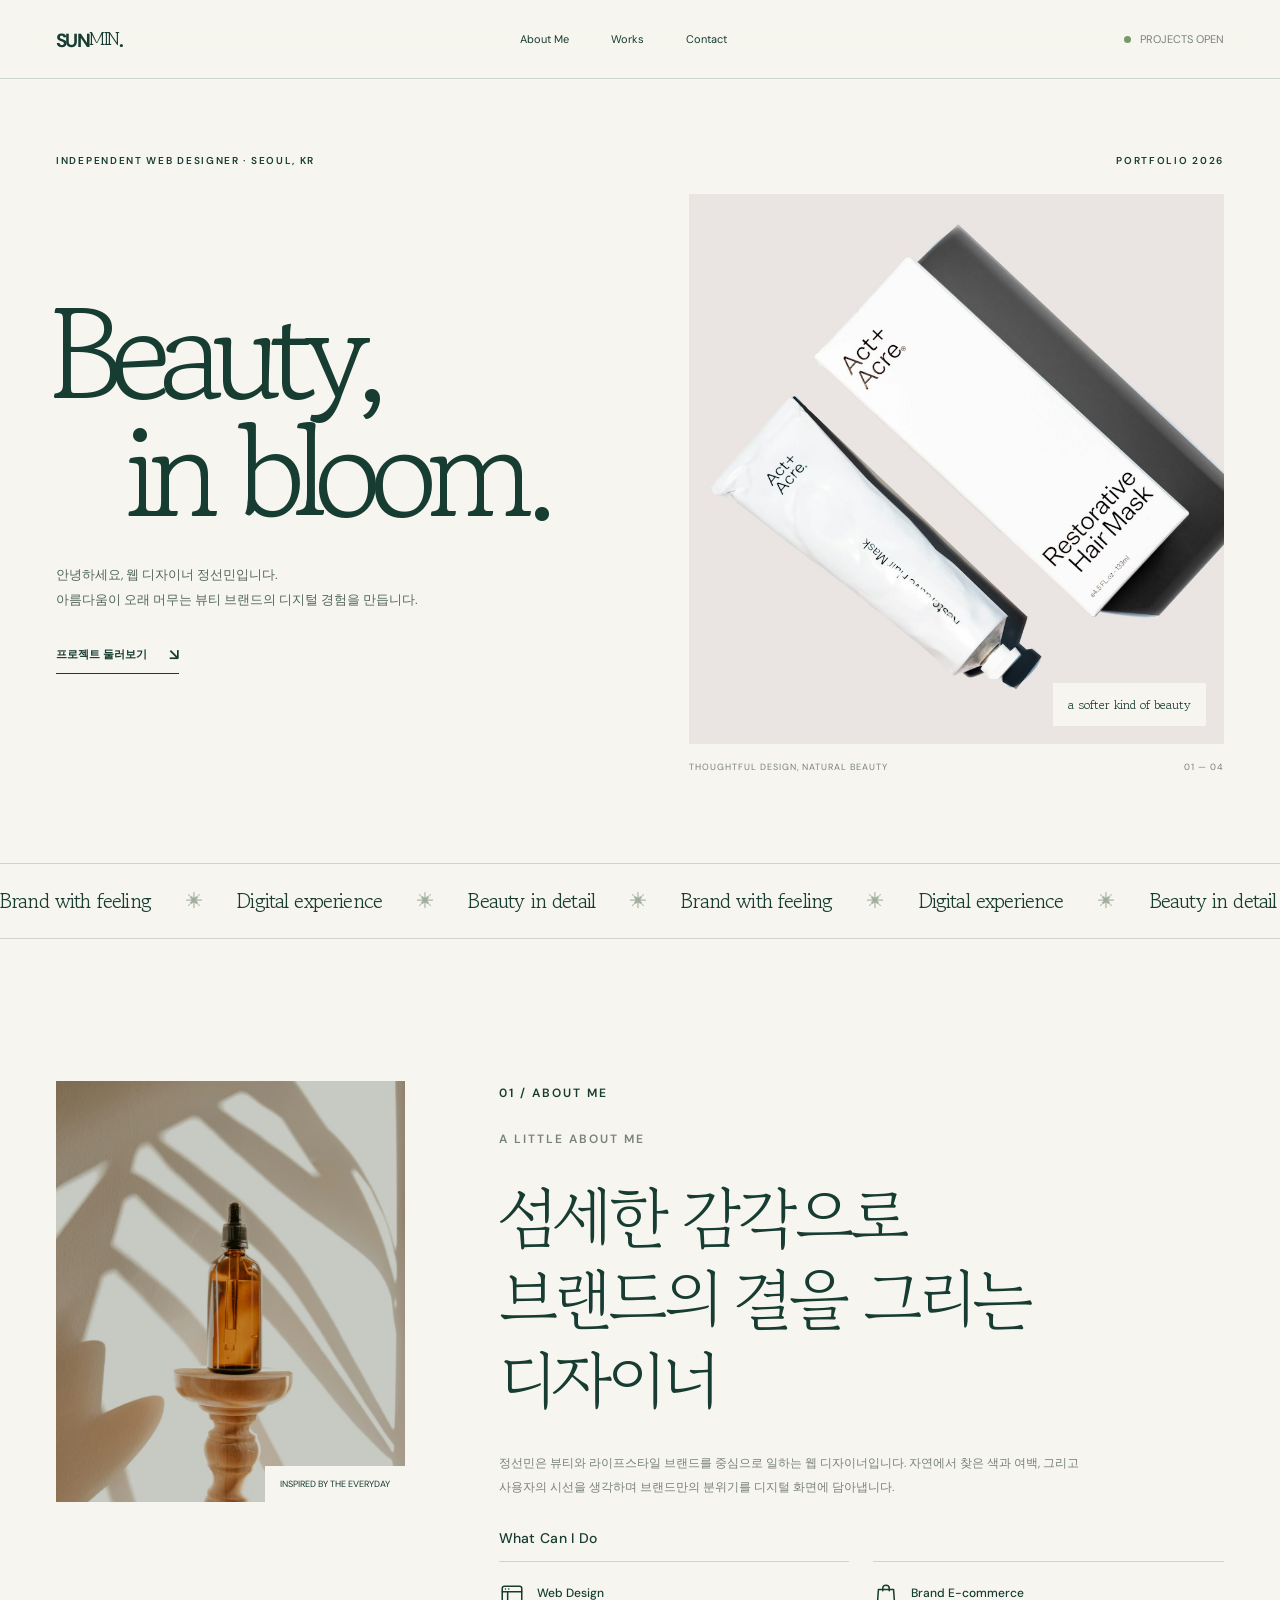
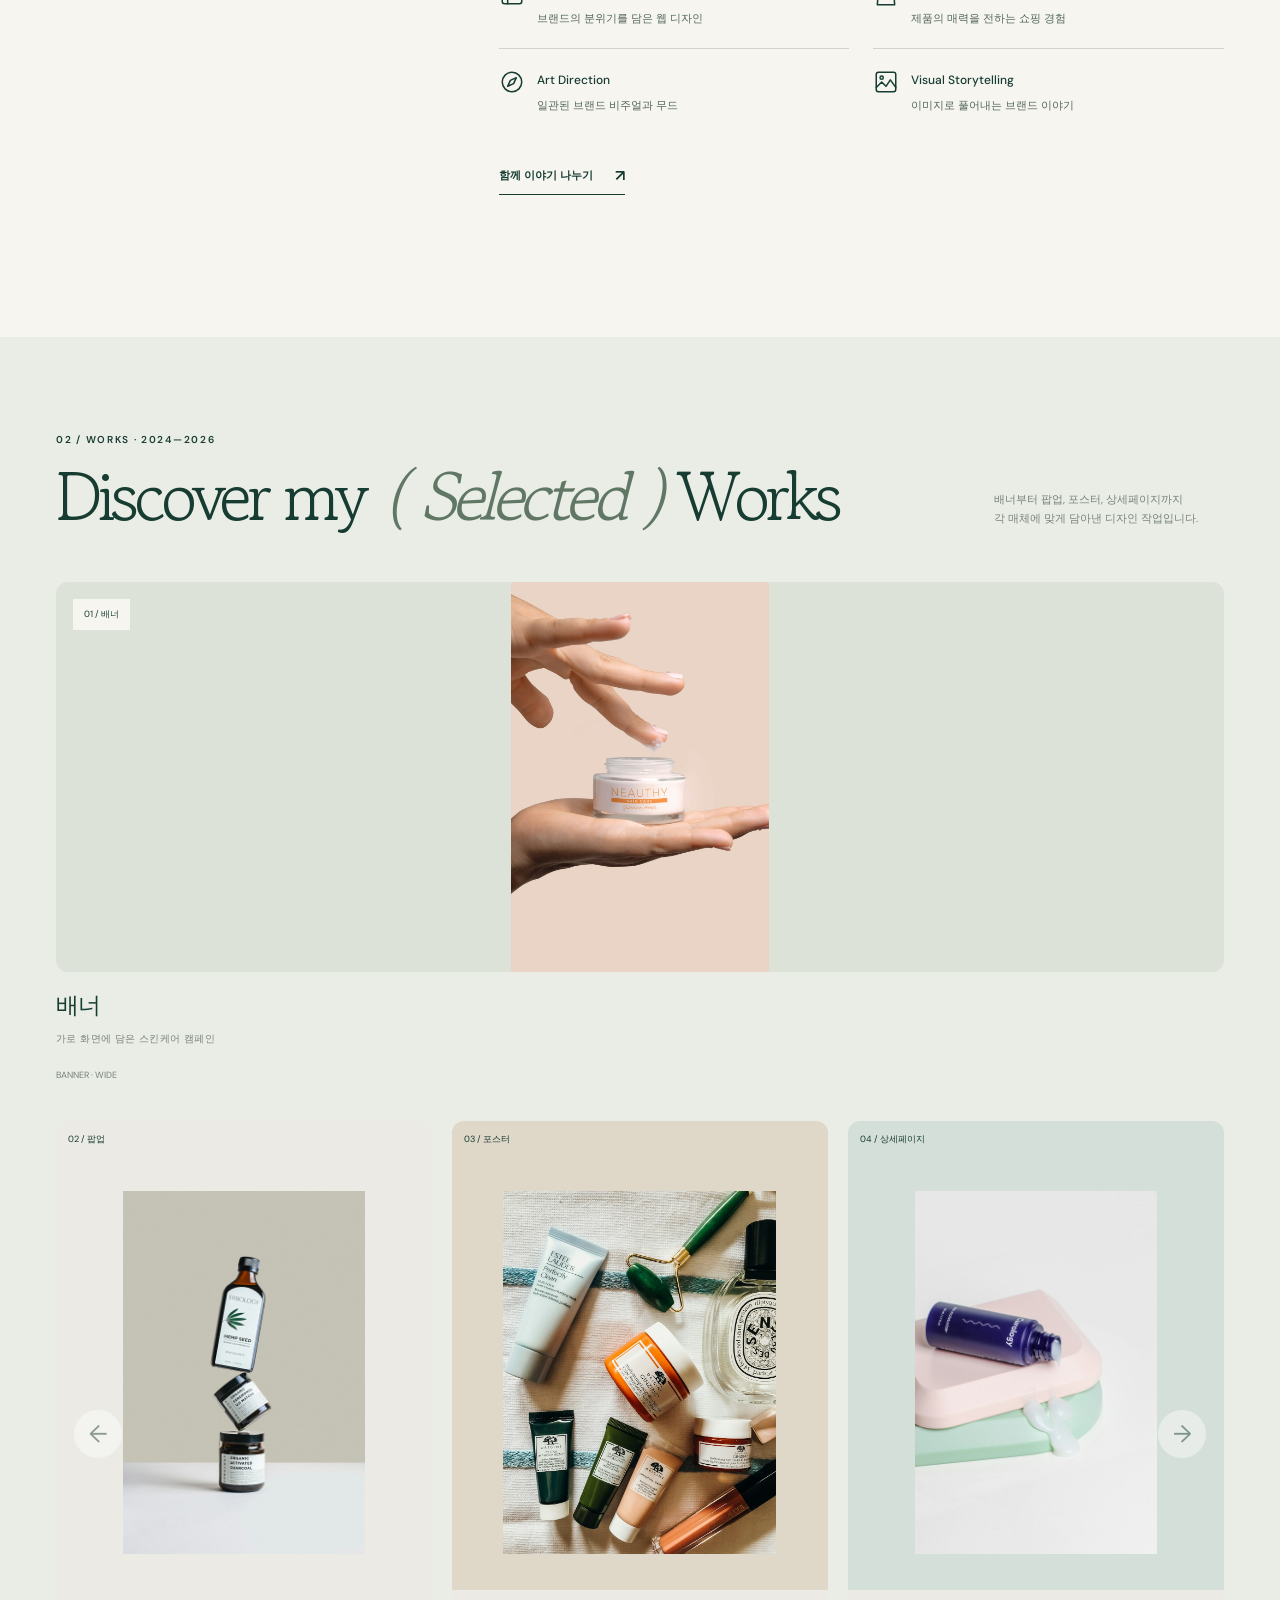
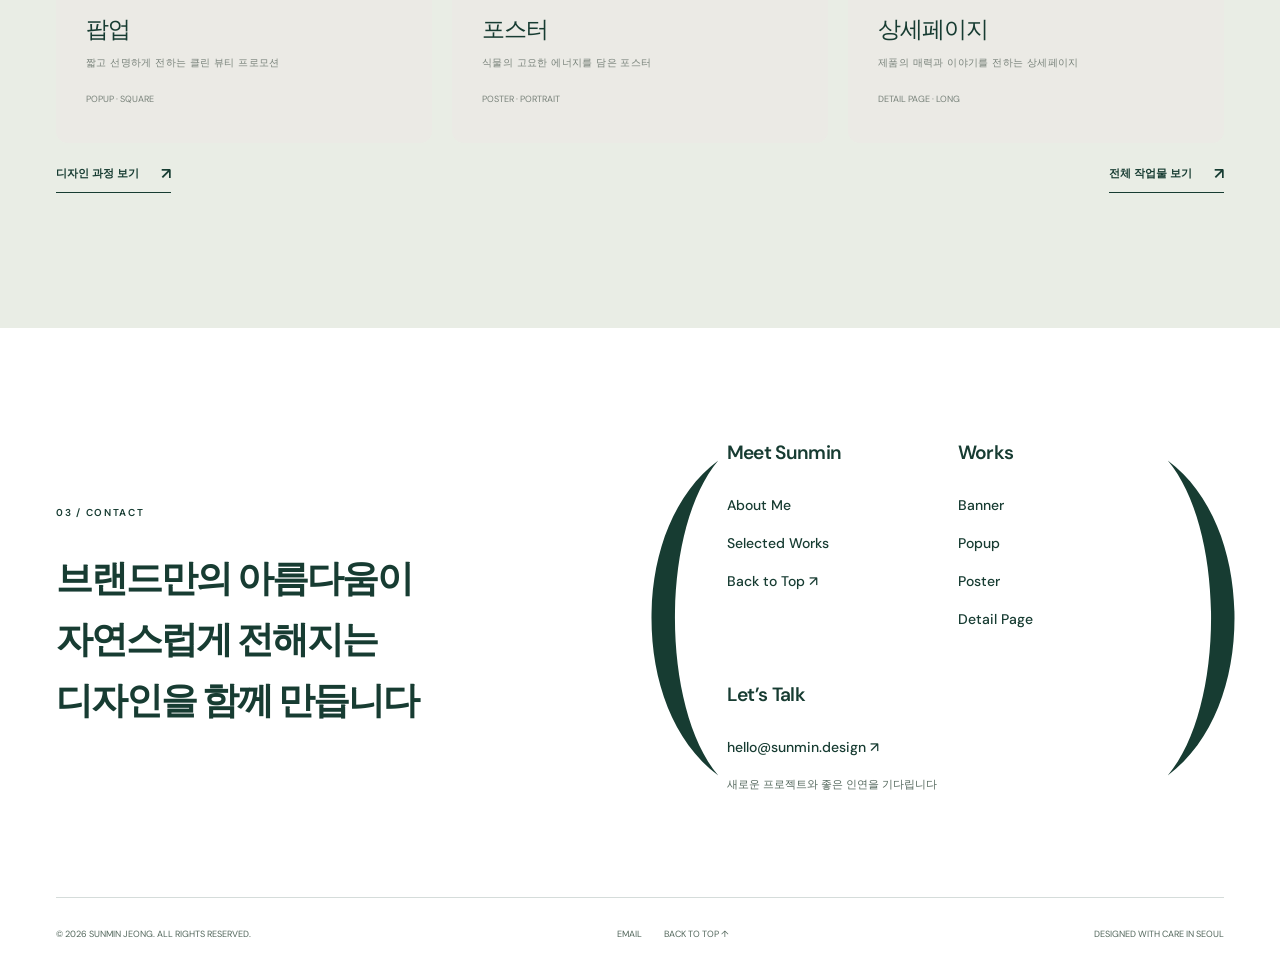
<file: index.html>
<!DOCTYPE html>
<html lang="ko">
<head>
    <meta charset="UTF-8">
    <meta name="viewport" content="width=device-width, initial-scale=1.0">
    <meta name="theme-color" content="#f6f5ef">
    <meta name="description" content="뷰티의 좋은 감각을 디자인하는 웹 디자이너 정선민의 포트폴리오">
    <title>정선민 — Beauty Web Designer</title>
    <link rel="icon" href="assets/favicon.svg" type="image/svg+xml">
    <link rel="icon" href="assets/favicon.ico" sizes="32x32">
    <link rel="apple-touch-icon" href="assets/apple-touch-icon.png">
    <link rel="canonical" href="https://dnzv2ffwwp-cmyk.github.io/beauty-sunmin/">
    <meta property="og:type" content="website">
    <meta property="og:locale" content="ko_KR">
    <meta property="og:site_name" content="SUNMIN — Beauty Web Designer">
    <meta property="og:title" content="정선민 — Beauty Web Designer">
    <meta property="og:description" content="아름다움이 오래 머무는 뷰티 브랜드의 디지털 경험을 만드는 웹 디자이너 정선민의 포트폴리오">
    <meta property="og:url" content="https://dnzv2ffwwp-cmyk.github.io/beauty-sunmin/">
    <meta property="og:image" content="https://dnzv2ffwwp-cmyk.github.io/beauty-sunmin/assets/images/og-main.png">
    <meta property="og:image:width" content="1440">
    <meta property="og:image:height" content="900">
    <meta property="og:image:type" content="image/png">
    <meta property="og:image:alt" content="Beauty, in bloom. — 정선민 포트폴리오 메인 화면">
    <meta name="twitter:card" content="summary_large_image">
    <meta name="twitter:title" content="정선민 — Beauty Web Designer">
    <meta name="twitter:description" content="뷰티 브랜드의 디지털 경험을 만드는 웹 디자이너 정선민의 포트폴리오">
    <meta name="twitter:image" content="https://dnzv2ffwwp-cmyk.github.io/beauty-sunmin/assets/images/og-main.png">
    <meta name="twitter:image:alt" content="Beauty, in bloom. — 정선민 포트폴리오 메인 화면">
    <link rel="preconnect" href="https://fonts.googleapis.com">
    <link rel="preconnect" href="https://fonts.gstatic.com" crossorigin>
    <link rel="stylesheet" href="fonts/fonts.css">
    <link rel="stylesheet" href="css/style.css">
</head>
<body>
    <header class="site-header">
        <div class="shell header-inner">
            <a class="wordmark" href="#top" aria-label="정선민 포트폴리오 홈">SUN<span>MIN</span>.</a>
            <nav class="main-nav" id="main-nav" aria-label="주요 메뉴">
                <a href="#about">About Me</a>
                <a href="#work">Works</a>
                <a href="#contact">Contact</a>
            </nav>
            <p class="availability">PROJECTS OPEN</p>
            <button class="menu-toggle" type="button" aria-label="메뉴 열기" aria-controls="main-nav" aria-expanded="false">
                <span></span><span></span>
            </button>
        </div>
    </header>

    <main id="top">
        <section class="hero shell" aria-labelledby="hero-title">
            <div class="hero-topline">
                <p class="eyebrow">Independent web designer · Seoul, KR</p>
                <p class="eyebrow">Portfolio 2026</p>
            </div>
            <div class="hero-grid">
                <div class="hero-copy">
                    <h1 id="hero-title"><span>Beauty,</span><span class="indented">in bloom.</span></h1>
                    <p class="hero-subcopy">안녕하세요, 웹 디자이너 정선민입니다.<br>아름다움이 오래 머무는 뷰티 브랜드의 디지털 경험을 만듭니다.</p>
                    <a class="text-link" href="#work">프로젝트 둘러보기 <span aria-hidden="true">↘</span></a>
                </div>
                <div>
                    <div class="hero-visual">
                        <img src="assets/images/hero-skincare.jpg" alt="햇빛이 비치는 자연주의 스킨케어 제품 연출" fetchpriority="high">
                        <span class="image-note">a softer kind of beauty</span>
                    </div>
                    <div class="hero-caption"><span>THOUGHTFUL DESIGN, NATURAL BEAUTY</span><span>01 — 04</span></div>
                </div>
            </div>
        </section>

        <div class="ticker" aria-label="Brand design, digital experience, beauty">
            <div class="ticker-track" aria-hidden="true">
                <span>Brand with feeling</span><span class="dot">✳</span><span>Digital experience</span><span class="dot">✳</span><span>Beauty in detail</span><span class="dot">✳</span>
                <span>Brand with feeling</span><span class="dot">✳</span><span>Digital experience</span><span class="dot">✳</span><span>Beauty in detail</span><span class="dot">✳</span>
            </div>
        </div>

        <section id="about" aria-labelledby="about-title">
        <div class="about shell">
            <div class="about-grid">
                <div class="about-photo reveal">
                    <img src="assets/images/about-botanicals.jpg" alt="자연에서 영감을 얻은 뷰티 제품과 식물" loading="lazy">
                    <span class="about-photo-note">INSPIRED BY THE EVERYDAY</span>
                </div>
                <div class="about-copy reveal">
                    <p class="eyebrow about-section-label">01 / About me</p>
                    <p class="eyebrow">A little about me</p>
                    <h2 id="about-title">섬세한 감각으로<br>브랜드의 결을 그리는 디자이너</h2>
                    <p>정선민은 뷰티와 라이프스타일 브랜드를 중심으로 일하는 웹 디자이너입니다. 자연에서 찾은 색과 여백, 그리고 사용자의 시선을 생각하며 브랜드만의 분위기를 디지털 화면에 담아냅니다.</p>
                    <h3 class="skills-title">What Can I Do</h3>
                    <ul class="services" aria-label="주요 작업 분야">
                        <li class="service-item">
                            <svg class="service-icon" viewBox="0 0 24 24" fill="none" stroke="currentColor" stroke-width="1.4" stroke-linecap="round" stroke-linejoin="round" aria-hidden="true"><rect x="3" y="4" width="18" height="16" rx="2"/><path d="M3 9h18M8 9v11M6 6.5h.01M9 6.5h.01"/></svg>
                            <div><h4>Web Design</h4><p>브랜드의 분위기를 담은 웹 디자인</p></div>
                        </li>
                        <li class="service-item">
                            <svg class="service-icon" viewBox="0 0 24 24" fill="none" stroke="currentColor" stroke-width="1.4" stroke-linecap="round" stroke-linejoin="round" aria-hidden="true"><path d="M5 7h14l1 14H4L5 7Z"/><path d="M9 8V6a3 3 0 0 1 6 0v2"/></svg>
                            <div><h4>Brand E-commerce</h4><p>제품의 매력을 전하는 쇼핑 경험</p></div>
                        </li>
                        <li class="service-item">
                            <svg class="service-icon" viewBox="0 0 24 24" fill="none" stroke="currentColor" stroke-width="1.4" stroke-linecap="round" stroke-linejoin="round" aria-hidden="true"><circle cx="12" cy="12" r="9"/><path d="m16 8-2.5 5.5L8 16l2.5-5.5L16 8Z"/></svg>
                            <div><h4>Art Direction</h4><p>일관된 브랜드 비주얼과 무드</p></div>
                        </li>
                        <li class="service-item">
                            <svg class="service-icon" viewBox="0 0 24 24" fill="none" stroke="currentColor" stroke-width="1.4" stroke-linecap="round" stroke-linejoin="round" aria-hidden="true"><rect x="3" y="3" width="18" height="18" rx="2"/><circle cx="8" cy="8" r="1.5"/><path d="m3 17 5-5 4 4 4-6 5 7"/></svg>
                            <div><h4>Visual Storytelling</h4><p>이미지로 풀어내는 브랜드 이야기</p></div>
                        </li>
                    </ul>
                    <a class="text-link about-link" href="#contact">함께 이야기 나누기 <span aria-hidden="true">↗</span></a>
                </div>
            </div>
        </div>

        </section>

        <section class="work" id="work" aria-labelledby="work-title">
            <div class="shell">
                <div class="section-heading reveal">
                    <div>
                        <p class="eyebrow">02 / Works · 2024—2026</p>
                        <h2 id="work-title">Discover my <span>( Selected )</span> Works</h2>
                    </div>
                    <p>배너부터 팝업, 포스터, 상세페이지까지<br>각 매체에 맞게 담아낸 디자인 작업입니다.</p>
                </div>
                    <article class="project-card project-card--banner reveal">
                        <a class="project-link" href="works.html#banner" aria-label="배너 작업물 모아보기">
                        <div class="project-image">
                            <img src="assets/images/morrow-skin.jpg" alt="따뜻한 빛 아래 놓인 스킨케어 제품" loading="lazy">
                            <span class="project-number">01 / 배너</span>
                        </div>
                        </a>
                        <div class="project-info">
                            <div><h3>배너</h3><p>가로 화면에 담은 스킨케어 캠페인</p></div>
                            <span class="project-type">BANNER · WIDE</span>
                        </div>
                    </article>
                <div class="work-carousel">
                <div class="project-grid" id="work-cards" role="region" aria-label="작업 분야별 목록" tabindex="0">

                    <article class="project-card project-card--popup reveal">
                        <a class="project-link" href="works.html#popup" aria-label="팝업 작업물 모아보기">
                        <div class="project-image">
                            <img src="assets/images/dew-theory.jpg" alt="미니멀한 뷰티 제품과 자연 소재" loading="lazy">
                            <span class="project-number">02 / 팝업</span>
                        </div>
                        <div class="project-info">
                            <div><h3>팝업</h3><p>짧고 선명하게 전하는 클린 뷰티 프로모션</p></div>
                            <span class="project-type">POPUP · SQUARE</span>
                        </div>
                        </a>
                    </article>
                    <article class="project-card project-card--poster reveal">
                        <a class="project-link" href="works.html#poster" aria-label="포스터 작업물 모아보기">
                        <div class="project-image">
                            <img src="assets/images/still-botanics.jpg" alt="식물성 성분을 담은 뷰티 제품" loading="lazy">
                            <span class="project-number">03 / 포스터</span>
                        </div>
                        <div class="project-info">
                            <div><h3>포스터</h3><p>식물의 고요한 에너지를 담은 포스터</p></div>
                            <span class="project-type">POSTER · PORTRAIT</span>
                        </div>
                        </a>
                    </article>
                    <article class="project-card project-card--detail reveal">
                        <a class="project-link" href="works.html#detail" aria-label="상세페이지 작업물 모아보기">
                        <div class="project-image">
                            <img src="assets/images/sunday-ritual.jpg" alt="부드러운 색감의 데일리 뷰티 제품" loading="lazy">
                            <span class="project-number">04 / 상세페이지</span>
                        </div>
                        <div class="project-info">
                            <div><h3>상세페이지</h3><p>제품의 매력과 이야기를 전하는 상세페이지</p></div>
                            <span class="project-type">DETAIL PAGE · LONG</span>
                        </div>
                        </a>
                    </article>
                </div>
                <div class="work-carousel-controls" aria-label="작업물 목록 이동">
                    <a class="text-link" href="process.html">디자인 과정 보기 <span aria-hidden="true">↗</span></a>
                    <a class="text-link" href="works.html">전체 작업물 보기 <span aria-hidden="true">↗</span></a>
                    <div>
                        <button type="button" data-work-scroll="-1" aria-controls="work-cards" aria-label="이전 작업물">←</button>
                        <button type="button" data-work-scroll="1" aria-controls="work-cards" aria-label="다음 작업물">→</button>
                    </div>
                </div>
                </div>
            </div>
        </section>

        <section class="contact" id="contact" aria-labelledby="contact-title">
            <div class="shell contact-inner">
                <div class="contact-statement">
                    <p class="eyebrow">03 / Contact</p>
                    <h2 id="contact-title">브랜드만의 아름다움이<br>자연스럽게 전해지는<br>디자인을 함께 만듭니다</h2>
                </div>
                <div class="contact-directory">
                    <svg class="contact-bracket contact-bracket--left" viewBox="0 0 60 400" preserveAspectRatio="none" aria-hidden="true"><path d="M59 2C-18 88-18 312 59 398C-2 355-30 278-30 200S-2 45 59 2Z" fill="currentColor"/></svg>
                    <nav class="contact-menu" aria-label="포트폴리오 하단 메뉴">
                        <div class="contact-menu-group">
                            <h3>Meet Sunmin</h3>
                            <a href="#about">About Me</a>
                            <a href="#work">Selected Works</a>
                            <a href="#top">Back to Top ↗</a>
                        </div>
                        <div class="contact-menu-group">
                            <h3>Works</h3>
                            <a href="works.html#banner">Banner</a>
                            <a href="works.html#popup">Popup</a>
                            <a href="works.html#poster">Poster</a>
                            <a href="works.html#detail">Detail Page</a>
                        </div>
                        <div class="contact-menu-group contact-menu-group--email">
                            <h3>Let’s Talk</h3>
                            <a href="mailto:hello@sunmin.design">hello@sunmin.design ↗</a>
                            <p>새로운 프로젝트와 좋은 인연을 기다립니다</p>
                        </div>
                    </nav>
                    <svg class="contact-bracket contact-bracket--right" viewBox="0 0 60 400" preserveAspectRatio="none" aria-hidden="true"><path d="M59 2C-18 88-18 312 59 398C-2 355-30 278-30 200S-2 45 59 2Z" fill="currentColor"/></svg>
                </div>
            </div>
        </section>
    </main>

    <footer class="site-footer">
        <div class="shell footer-inner">
            <span>© <span id="year"></span> SUNMIN JEONG. ALL RIGHTS RESERVED.</span>
            <div class="footer-links">
                <a href="mailto:hello@sunmin.design">EMAIL</a>
                <a href="#top">BACK TO TOP ↑</a>
            </div>
            <span>DESIGNED WITH CARE IN SEOUL</span>
        </div>
    </footer>

    <script src="js/main.js" defer></script>
</body>
</html>
</file>
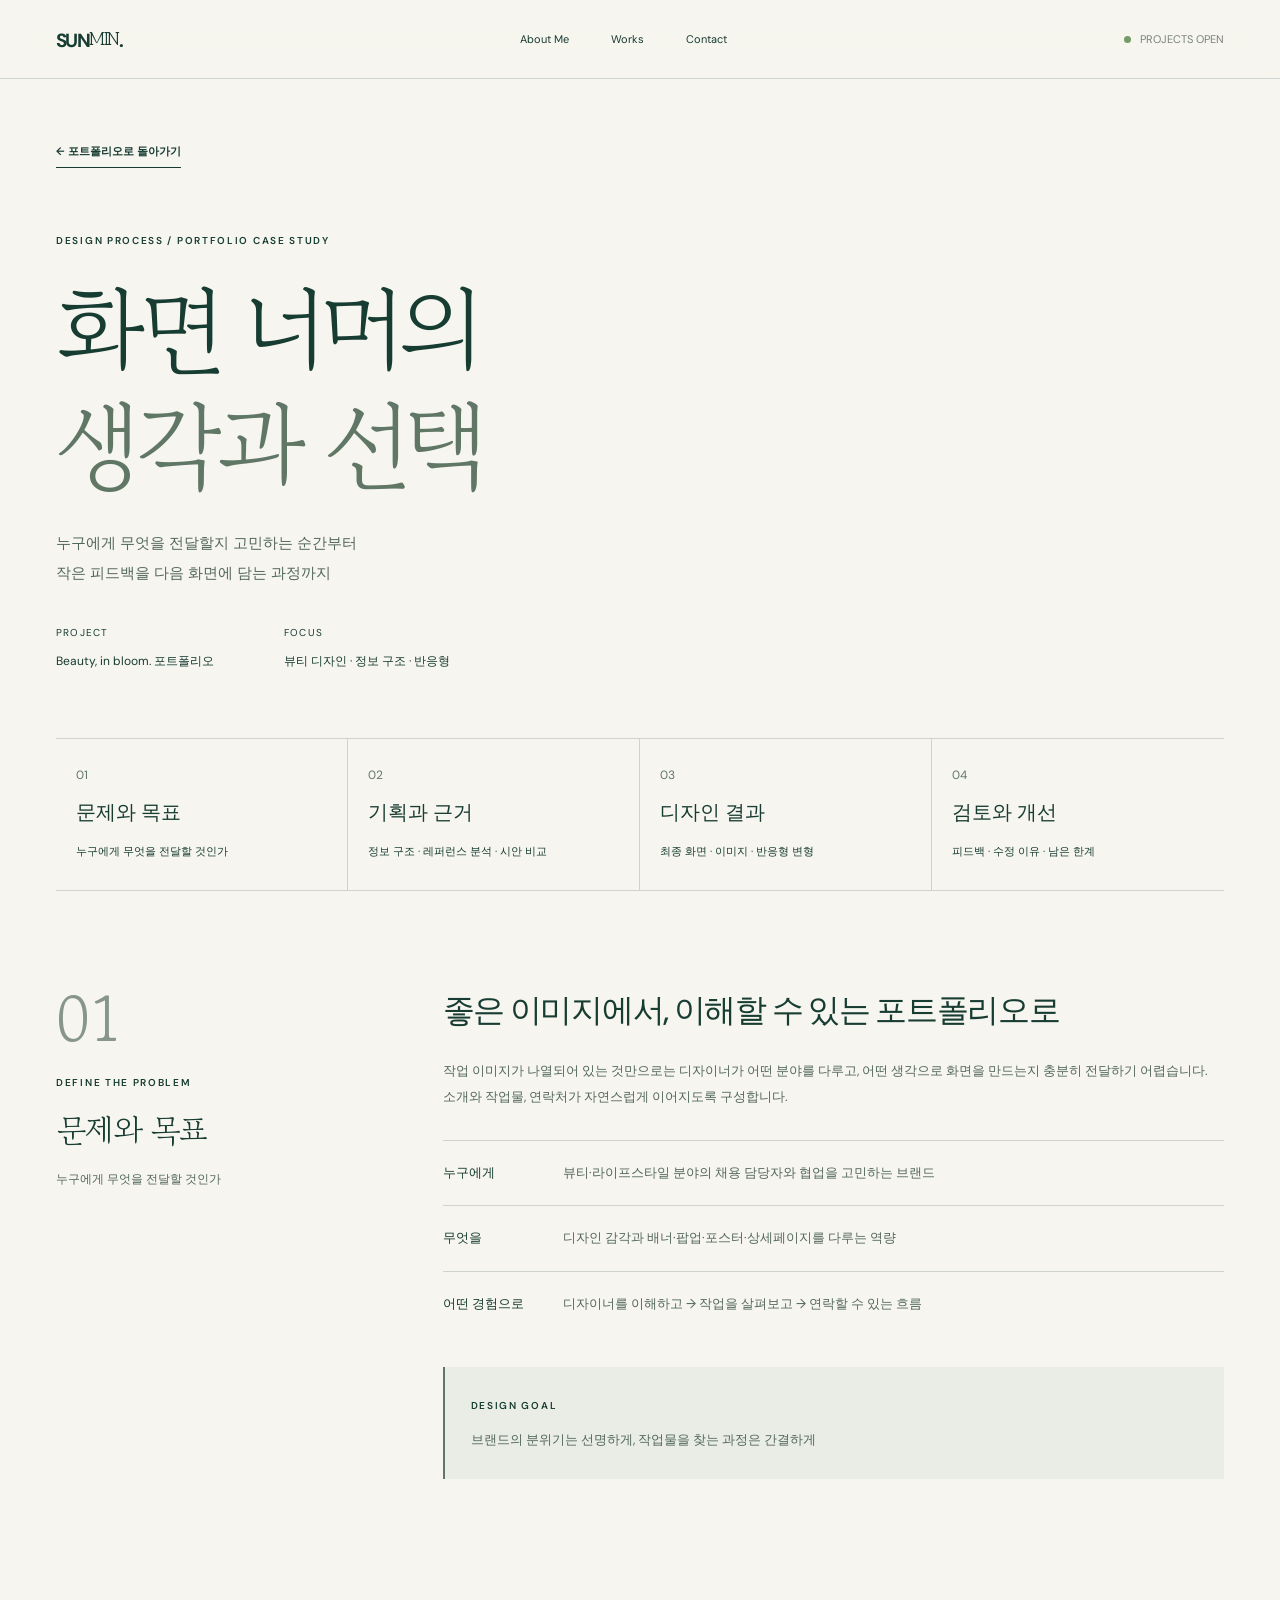
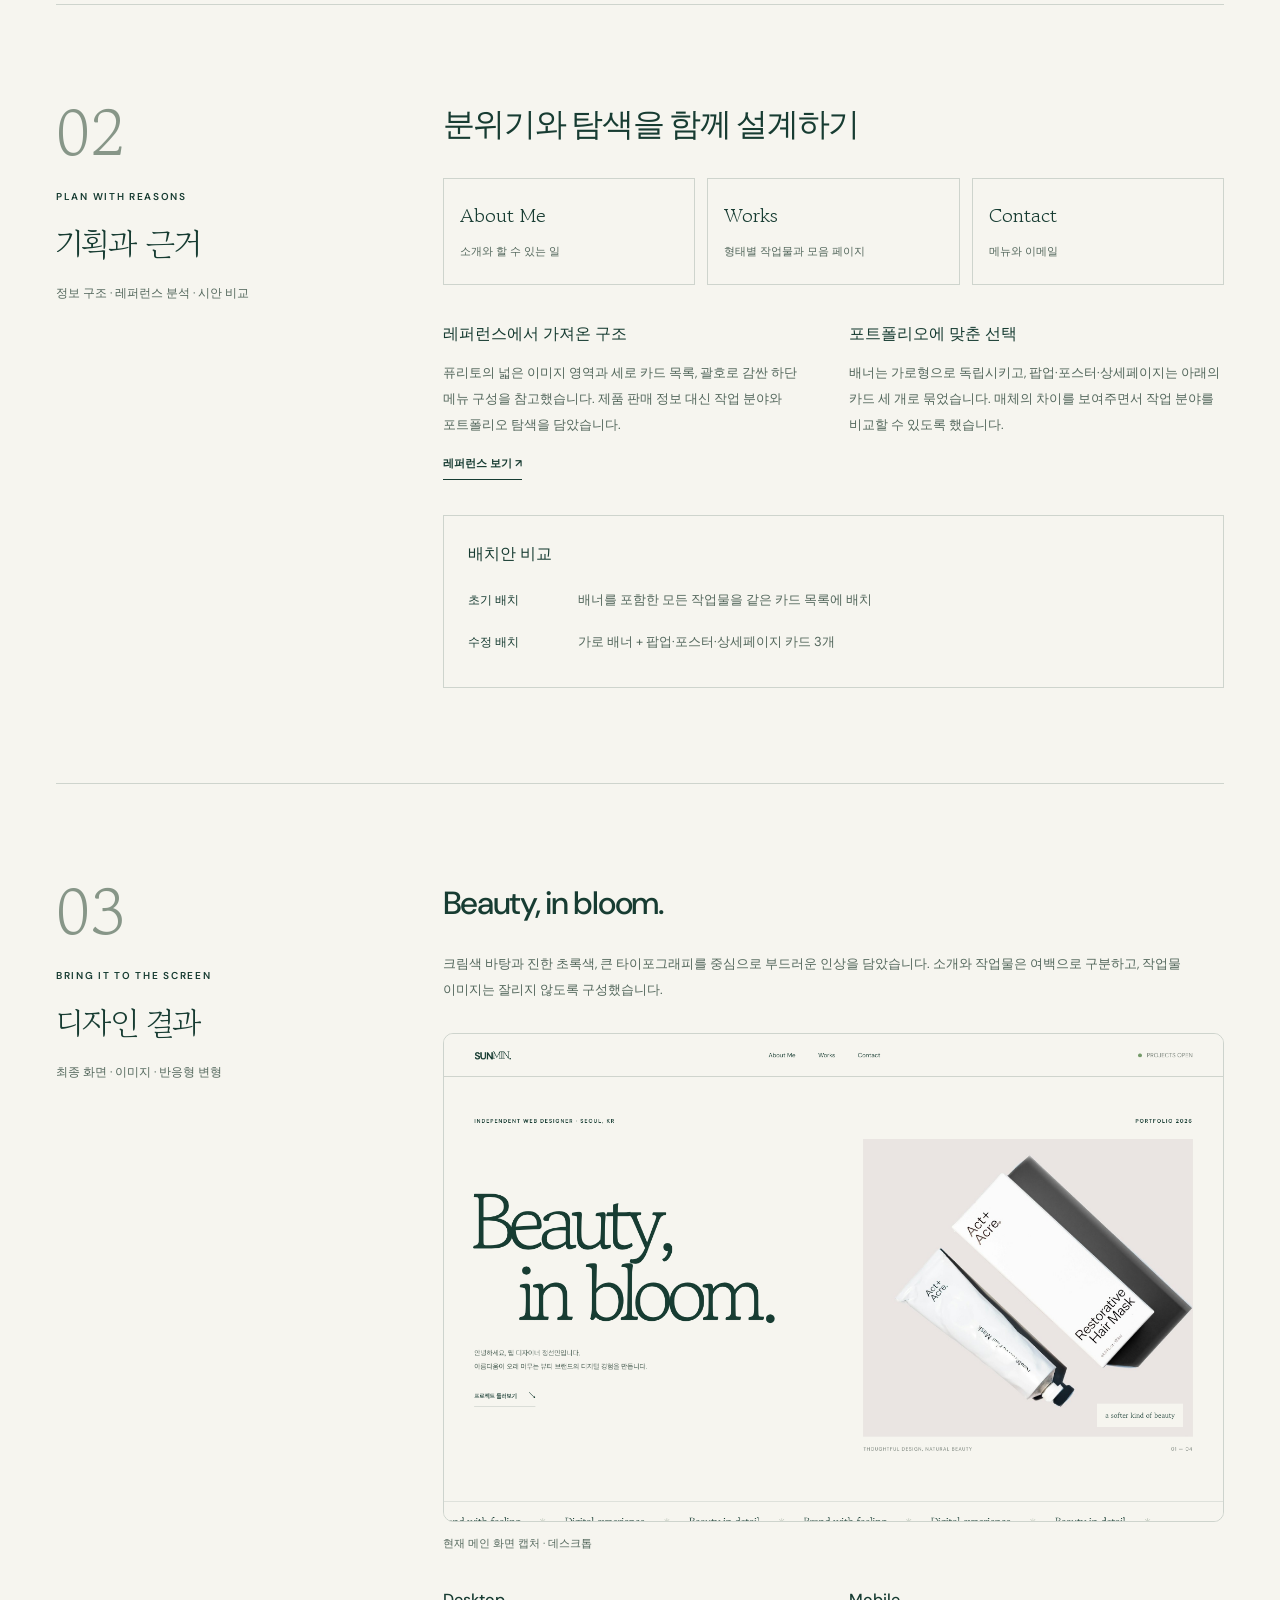
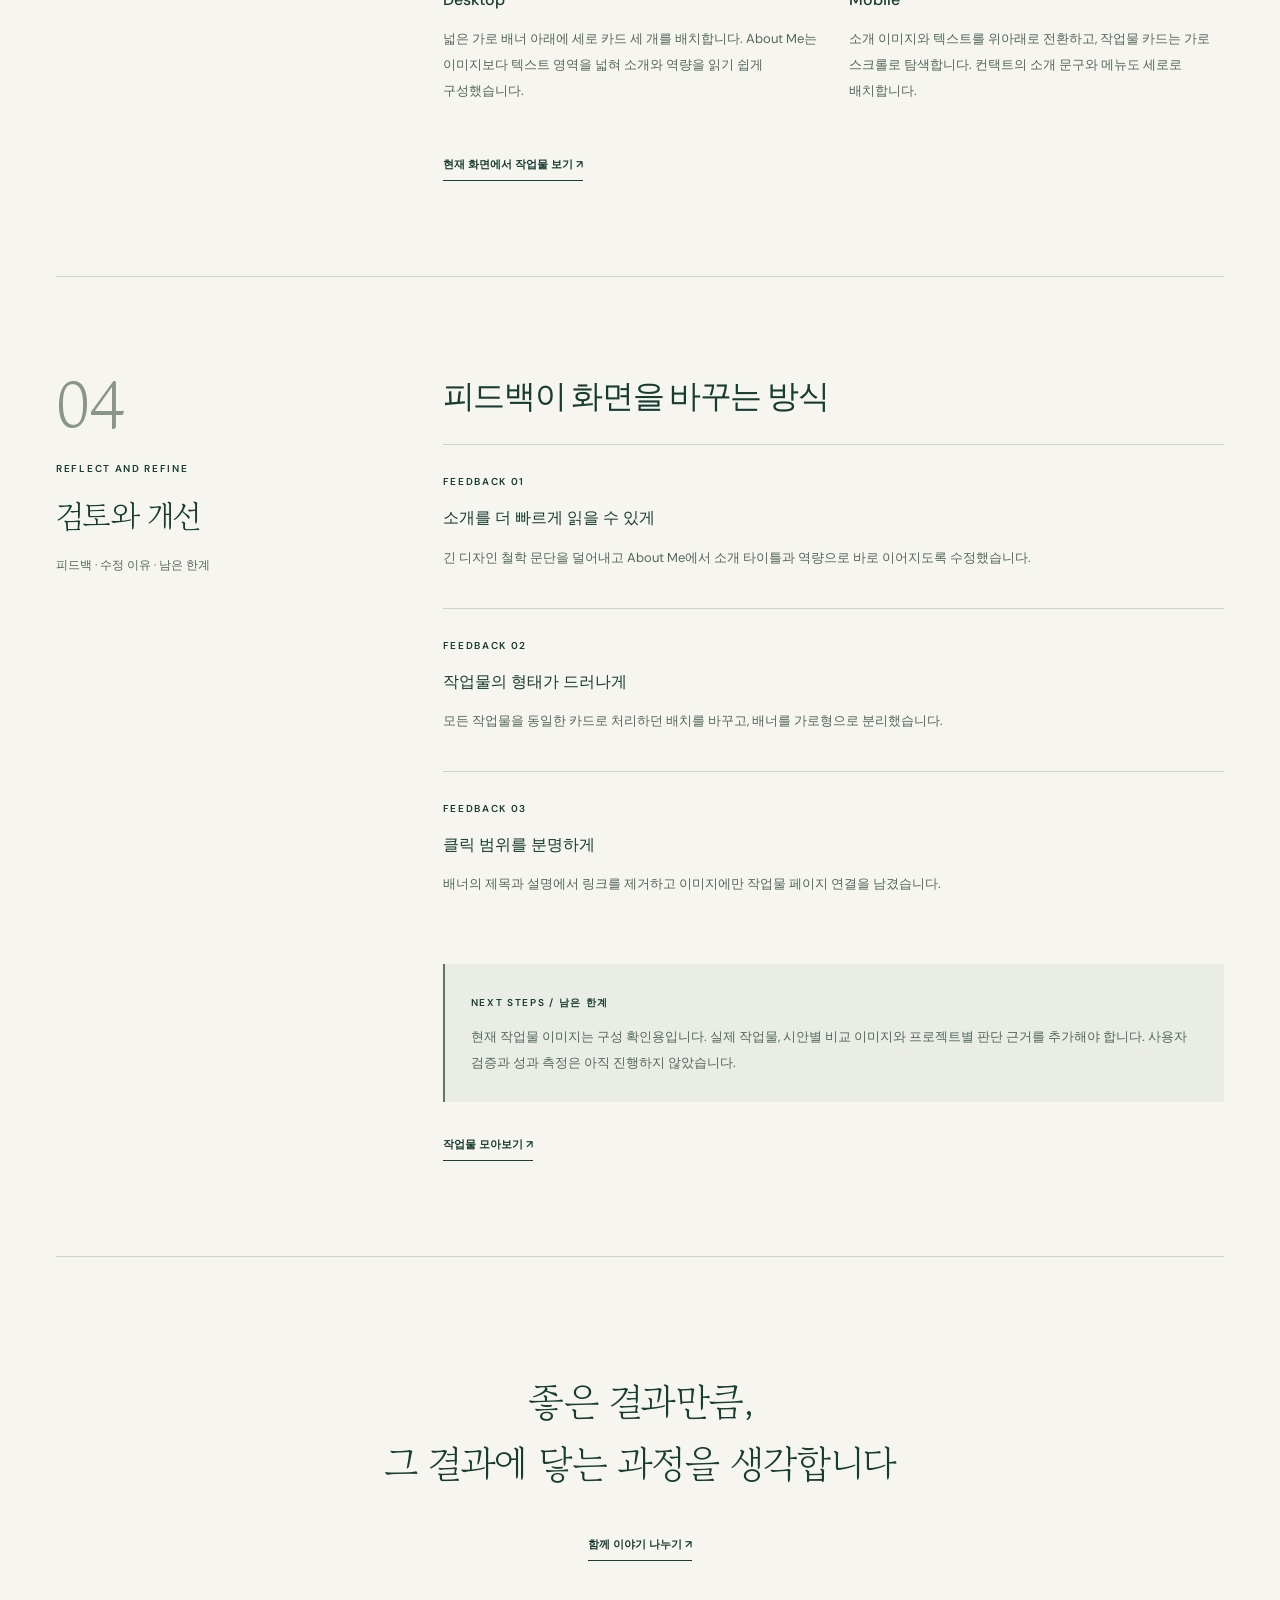
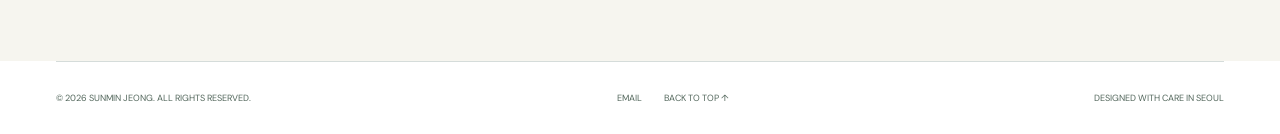
<file: process.html>
<!DOCTYPE html>
<html lang="ko">
<head>
    <meta charset="UTF-8">
    <meta name="viewport" content="width=device-width, initial-scale=1.0">
    <meta name="theme-color" content="#f6f5ef">
    <meta name="description" content="뷰티의 좋은 감각을 디자인하는 웹 디자이너 정선민의 포트폴리오">
    <title>디자인 과정 — 정선민</title>
    <link rel="icon" href="assets/favicon.svg" type="image/svg+xml">
    <link rel="icon" href="assets/favicon.ico" sizes="32x32">
    <link rel="apple-touch-icon" href="assets/apple-touch-icon.png">
    <link rel="canonical" href="https://dnzv2ffwwp-cmyk.github.io/beauty-sunmin/process.html">
    <meta property="og:type" content="website">
    <meta property="og:locale" content="ko_KR">
    <meta property="og:site_name" content="SUNMIN — Beauty Web Designer">
    <meta property="og:title" content="디자인 과정 — 정선민">
    <meta property="og:description" content="아름다움이 오래 머무는 뷰티 브랜드의 디지털 경험을 만드는 웹 디자이너 정선민의 포트폴리오">
    <meta property="og:url" content="https://dnzv2ffwwp-cmyk.github.io/beauty-sunmin/process.html">
    <meta property="og:image" content="https://dnzv2ffwwp-cmyk.github.io/beauty-sunmin/assets/images/og-main.png">
    <meta property="og:image:width" content="1440">
    <meta property="og:image:height" content="900">
    <meta property="og:image:type" content="image/png">
    <meta property="og:image:alt" content="Beauty, in bloom. — 정선민 포트폴리오 메인 화면">
    <meta name="twitter:card" content="summary_large_image">
    <meta name="twitter:title" content="디자인 과정 — 정선민">
    <meta name="twitter:description" content="뷰티 브랜드의 디지털 경험을 만드는 웹 디자이너 정선민의 포트폴리오">
    <meta name="twitter:image" content="https://dnzv2ffwwp-cmyk.github.io/beauty-sunmin/assets/images/og-main.png">
    <meta name="twitter:image:alt" content="Beauty, in bloom. — 정선민 포트폴리오 메인 화면">
    <link rel="preconnect" href="https://fonts.googleapis.com">
    <link rel="preconnect" href="https://fonts.gstatic.com" crossorigin>
    <link rel="stylesheet" href="fonts/fonts.css">
    <link rel="stylesheet" href="css/style.css">
</head>
<body>
    <header class="site-header">
        <div class="shell header-inner">
            <a class="wordmark" href="index.html#top" aria-label="정선민 포트폴리오 홈">SUN<span>MIN</span>.</a>
            <nav class="main-nav" id="main-nav" aria-label="주요 메뉴">
                <a href="index.html#about">About Me</a>
                <a href="index.html#work">Works</a>
                <a href="index.html#contact">Contact</a>
            </nav>
            <p class="availability">PROJECTS OPEN</p>
            <button class="menu-toggle" type="button" aria-label="메뉴 열기" aria-controls="main-nav" aria-expanded="false">
                <span></span><span></span>
            </button>
        </div>
    </header>

    <main id="top" class="process shell">
        <div class="process-hero">
            <a class="text-link" href="index.html#work">← 포트폴리오로 돌아가기</a>
            <p class="eyebrow">Design process / Portfolio case study</p>
            <h1>화면 너머의<br><em>생각과 선택</em></h1>
            <p class="process-lead">누구에게 무엇을 전달할지 고민하는 순간부터<br>작은 피드백을 다음 화면에 담는 과정까지</p>
            <dl class="process-meta"><div><dt>PROJECT</dt><dd>Beauty, in bloom. 포트폴리오</dd></div><div><dt>FOCUS</dt><dd>뷰티 디자인 · 정보 구조 · 반응형</dd></div></dl>
        </div>
        <nav class="process-nav" aria-label="디자인 과정 단계">
            <a href="#problem"><span>01</span><strong>문제와 목표</strong><small>누구에게 무엇을 전달할 것인가</small></a>
            <a href="#planning"><span>02</span><strong>기획과 근거</strong><small>정보 구조 · 레퍼런스 분석 · 시안 비교</small></a>
            <a href="#result"><span>03</span><strong>디자인 결과</strong><small>최종 화면 · 이미지 · 반응형 변형</small></a>
            <a href="#review"><span>04</span><strong>검토와 개선</strong><small>피드백 · 수정 이유 · 남은 한계</small></a>
        </nav>
        <section class="process-step" id="problem" aria-labelledby="problem-title">
            <div class="process-step-heading"><span class="process-number">01</span><p class="eyebrow">Define the problem</p><h2 id="problem-title">문제와 목표</h2><p>누구에게 무엇을 전달할 것인가</p></div>
            <div class="process-step-body"><h3>좋은 이미지에서, 이해할 수 있는 포트폴리오로</h3><p>작업 이미지가 나열되어 있는 것만으로는 디자이너가 어떤 분야를 다루고, 어떤 생각으로 화면을 만드는지 충분히 전달하기 어렵습니다. 소개와 작업물, 연락처가 자연스럽게 이어지도록 구성합니다.</p>
            <dl class="process-facts"><div><dt>누구에게</dt><dd>뷰티·라이프스타일 분야의 채용 담당자와 협업을 고민하는 브랜드</dd></div><div><dt>무엇을</dt><dd>디자인 감각과 배너·팝업·포스터·상세페이지를 다루는 역량</dd></div><div><dt>어떤 경험으로</dt><dd>디자이너를 이해하고 → 작업을 살펴보고 → 연락할 수 있는 흐름</dd></div></dl>
            <div class="process-note"><span class="eyebrow">Design goal</span><p>브랜드의 분위기는 선명하게, 작업물을 찾는 과정은 간결하게</p></div></div>
        </section>
        <section class="process-step" id="planning" aria-labelledby="planning-title">
            <div class="process-step-heading"><span class="process-number">02</span><p class="eyebrow">Plan with reasons</p><h2 id="planning-title">기획과 근거</h2><p>정보 구조 · 레퍼런스 분석 · 시안 비교</p></div>
            <div class="process-step-body"><h3>분위기와 탐색을 함께 설계하기</h3><ol class="process-flow"><li>About Me<span>소개와 할 수 있는 일</span></li><li>Works<span>형태별 작업물과 모음 페이지</span></li><li>Contact<span>메뉴와 이메일</span></li></ol>
            <div class="process-pair"><div><h4>레퍼런스에서 가져온 구조</h4><p>퓨리토의 넓은 이미지 영역과 세로 카드 목록, 괄호로 감싼 하단 메뉴 구성을 참고했습니다. 제품 판매 정보 대신 작업 분야와 포트폴리오 탐색을 담았습니다.</p><a class="text-link" href="https://purito.com/ko/" target="_blank" rel="noopener noreferrer">레퍼런스 보기 ↗</a></div><div><h4>포트폴리오에 맞춘 선택</h4><p>배너는 가로형으로 독립시키고, 팝업·포스터·상세페이지는 아래의 카드 세 개로 묶었습니다. 매체의 차이를 보여주면서 작업 분야를 비교할 수 있도록 했습니다.</p></div></div>
            <div class="process-comparison"><h4>배치안 비교</h4><div><span>초기 배치</span><p>배너를 포함한 모든 작업물을 같은 카드 목록에 배치</p></div><div><span>수정 배치</span><p>가로 배너 + 팝업·포스터·상세페이지 카드 3개</p></div></div></div>
        </section>
        <section class="process-step" id="result" aria-labelledby="result-title">
            <div class="process-step-heading"><span class="process-number">03</span><p class="eyebrow">Bring it to the screen</p><h2 id="result-title">디자인 결과</h2><p>최종 화면 · 이미지 · 반응형 변형</p></div>
            <div class="process-step-body"><h3>Beauty, in bloom.</h3><p>크림색 바탕과 진한 초록색, 큰 타이포그래피를 중심으로 부드러운 인상을 담았습니다. 소개와 작업물은 여백으로 구분하고, 작업물 이미지는 잘리지 않도록 구성했습니다.</p>
            <figure class="process-preview"><img src="assets/images/og-main.png" alt="Beauty, in bloom. 포트폴리오의 데스크톱 메인 화면" loading="lazy"><figcaption>현재 메인 화면 캡처 · 데스크톱</figcaption></figure>
            <div class="process-pair"><div><h4>Desktop</h4><p>넓은 가로 배너 아래에 세로 카드 세 개를 배치합니다. About Me는 이미지보다 텍스트 영역을 넓혀 소개와 역량을 읽기 쉽게 구성했습니다.</p></div><div><h4>Mobile</h4><p>소개 이미지와 텍스트를 위아래로 전환하고, 작업물 카드는 가로 스크롤로 탐색합니다. 컨택트의 소개 문구와 메뉴도 세로로 배치합니다.</p></div></div>
            <a class="text-link" href="index.html#work">현재 화면에서 작업물 보기 ↗</a></div>
        </section>
        <section class="process-step" id="review" aria-labelledby="review-title">
            <div class="process-step-heading"><span class="process-number">04</span><p class="eyebrow">Reflect and refine</p><h2 id="review-title">검토와 개선</h2><p>피드백 · 수정 이유 · 남은 한계</p></div>
            <div class="process-step-body"><h3>피드백이 화면을 바꾸는 방식</h3>
            <div class="process-review"><article><span class="eyebrow">Feedback 01</span><h4>소개를 더 빠르게 읽을 수 있게</h4><p>긴 디자인 철학 문단을 덜어내고 About Me에서 소개 타이틀과 역량으로 바로 이어지도록 수정했습니다.</p></article><article><span class="eyebrow">Feedback 02</span><h4>작업물의 형태가 드러나게</h4><p>모든 작업물을 동일한 카드로 처리하던 배치를 바꾸고, 배너를 가로형으로 분리했습니다.</p></article><article><span class="eyebrow">Feedback 03</span><h4>클릭 범위를 분명하게</h4><p>배너의 제목과 설명에서 링크를 제거하고 이미지에만 작업물 페이지 연결을 남겼습니다.</p></article></div>
            <div class="process-note"><span class="eyebrow">Next steps / 남은 한계</span><p>현재 작업물 이미지는 구성 확인용입니다. 실제 작업물, 시안별 비교 이미지와 프로젝트별 판단 근거를 추가해야 합니다. 사용자 검증과 성과 측정은 아직 진행하지 않았습니다.</p></div>
            <a class="text-link" href="works.html">작업물 모아보기 ↗</a></div>
        </section>
        <div class="process-end"><p>좋은 결과만큼,<br>그 결과에 닿는 과정을 생각합니다</p><a class="text-link" href="index.html#contact">함께 이야기 나누기 ↗</a></div>
    </main>

    <footer class="site-footer">
        <div class="shell footer-inner">
            <span>© <span id="year"></span> SUNMIN JEONG. ALL RIGHTS RESERVED.</span>
            <div class="footer-links">
                <a href="mailto:hello@sunmin.design">EMAIL</a>
                <a href="#top">BACK TO TOP ↑</a>
            </div>
            <span>DESIGNED WITH CARE IN SEOUL</span>
        </div>
    </footer>

    <script src="js/main.js" defer></script>
</body>
</html>
</file>
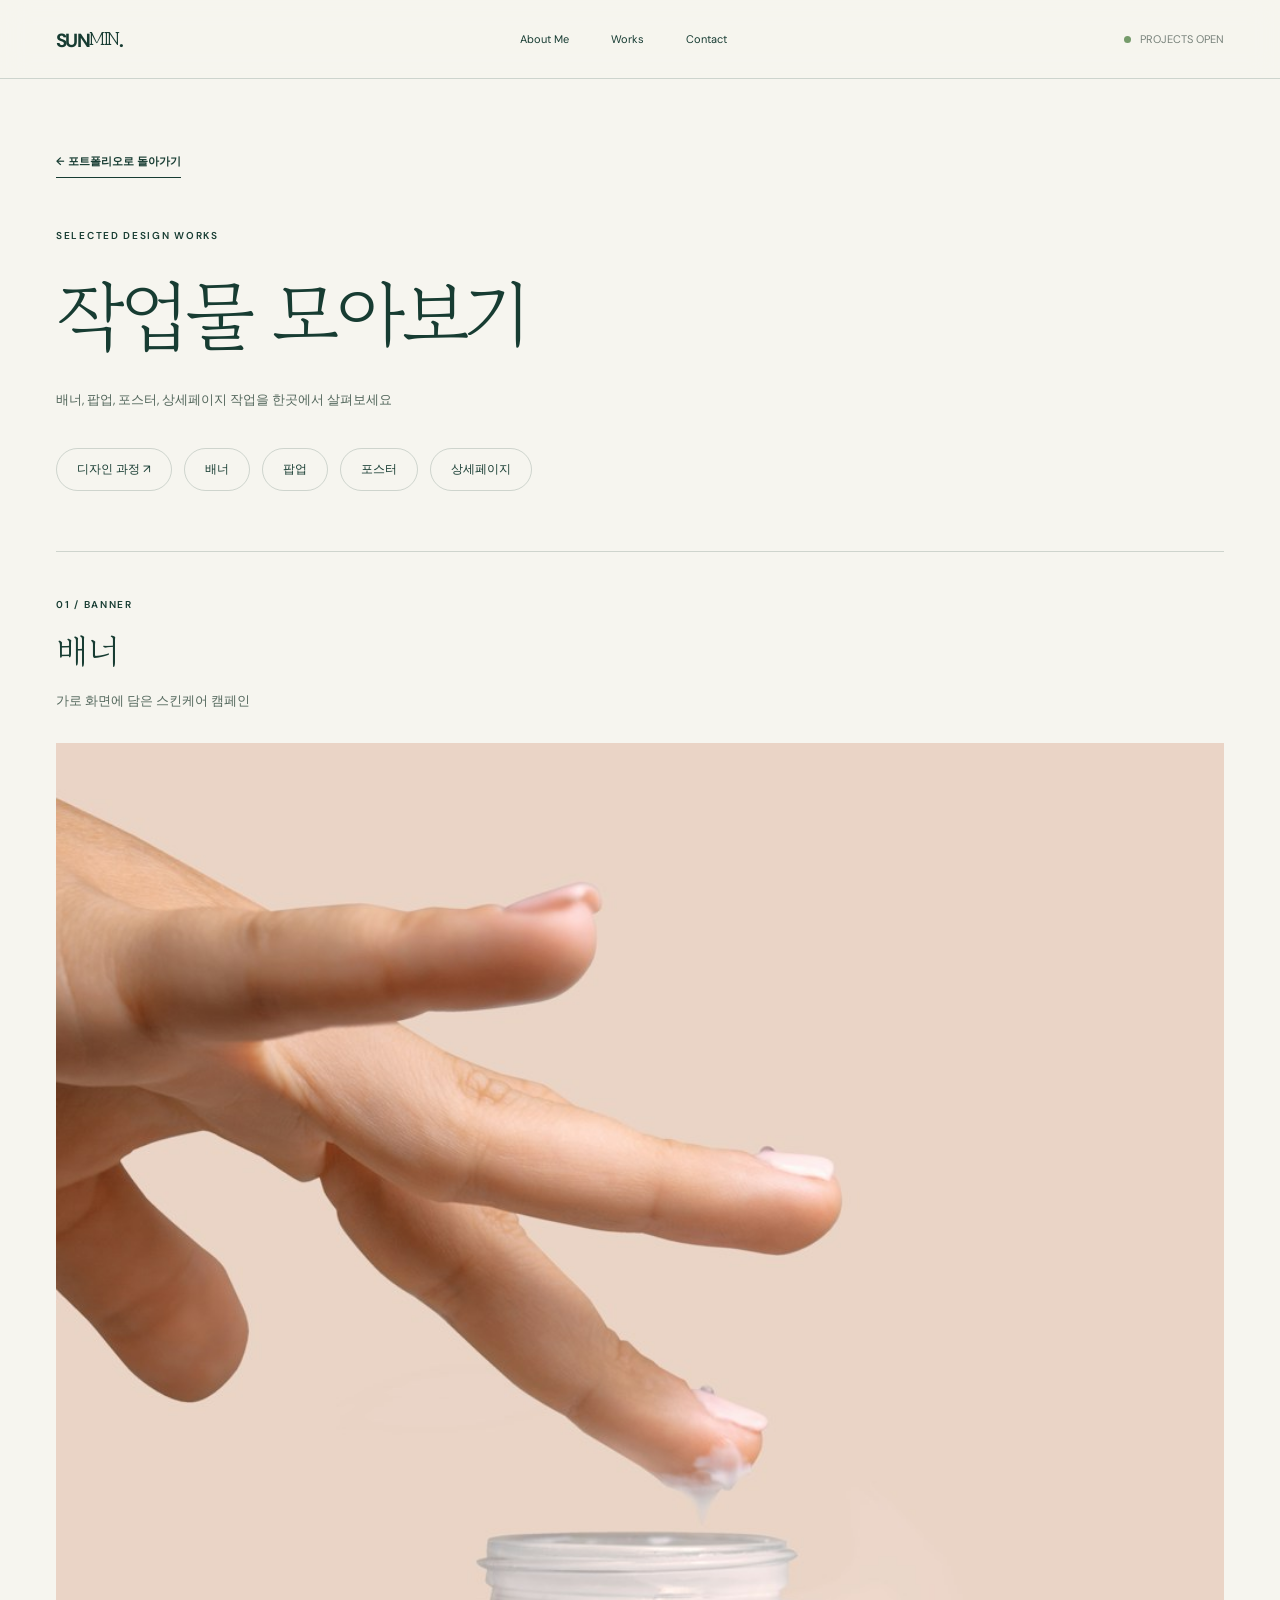
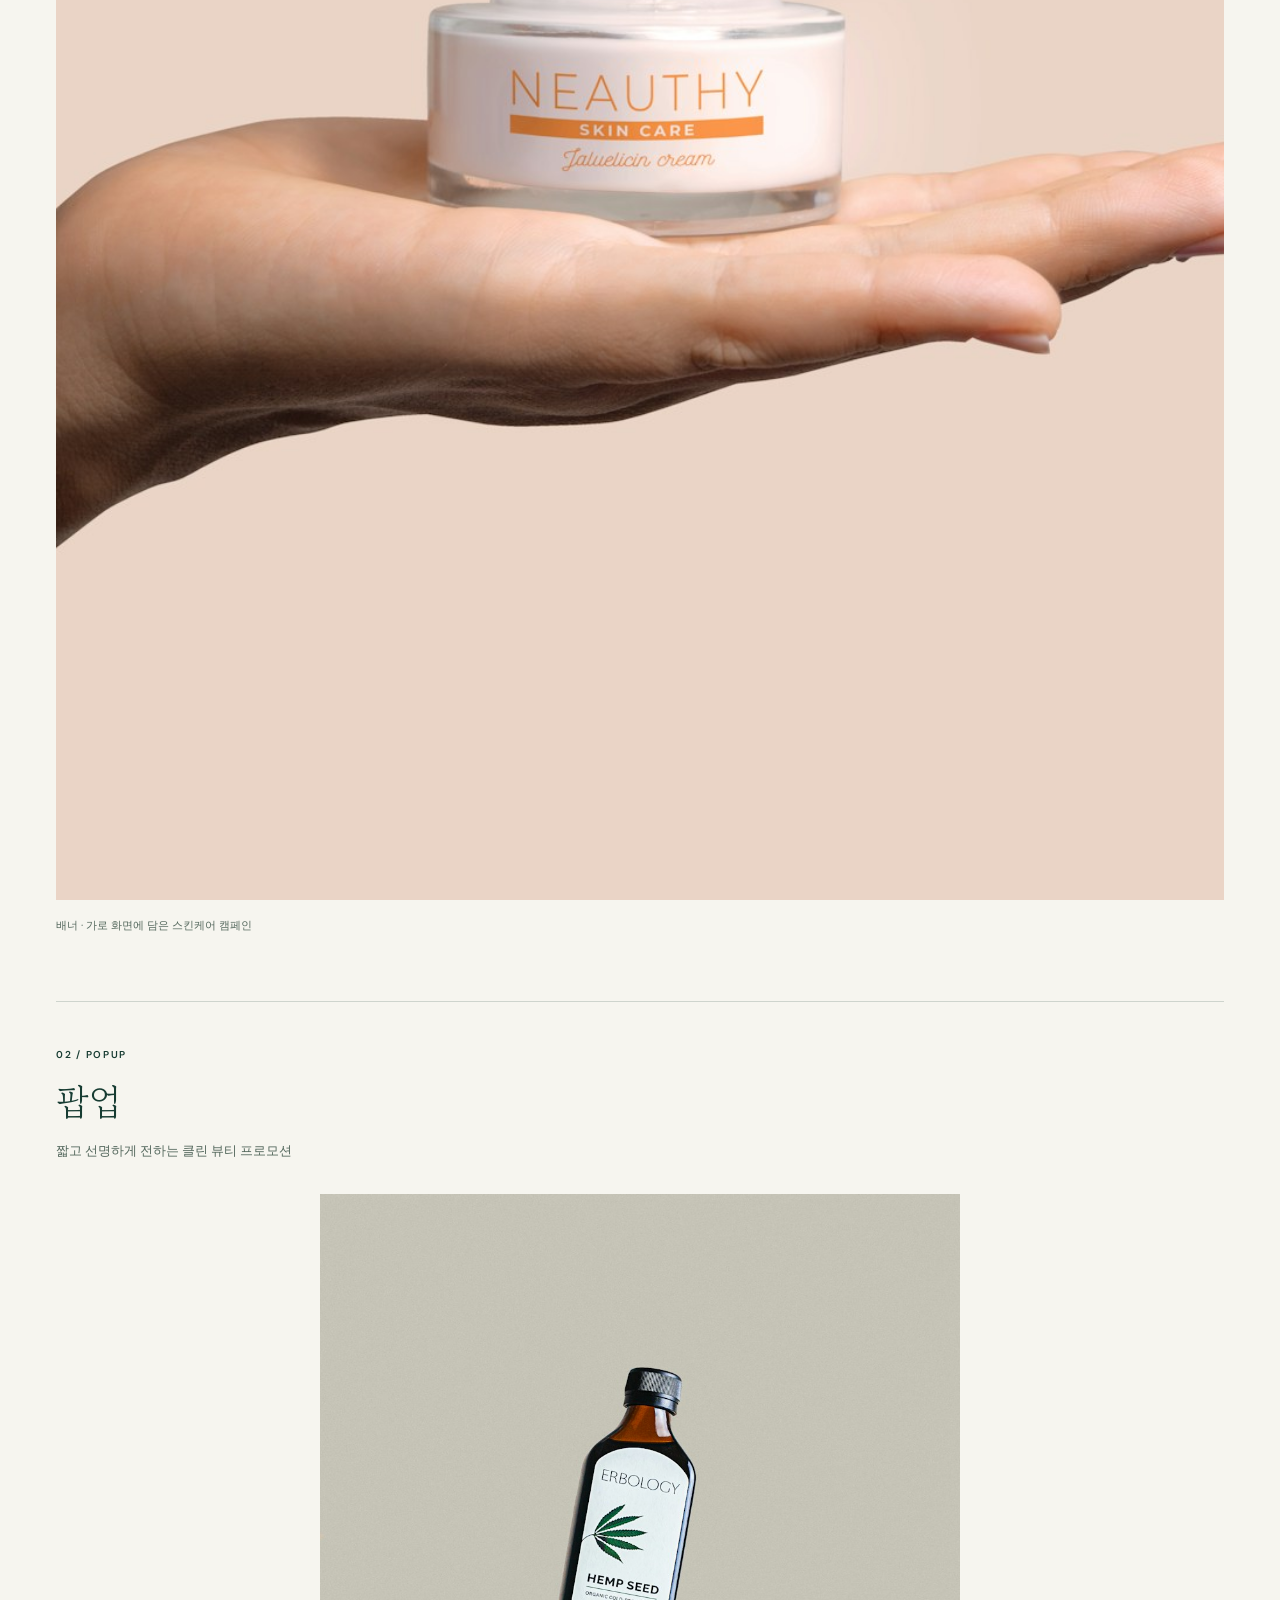
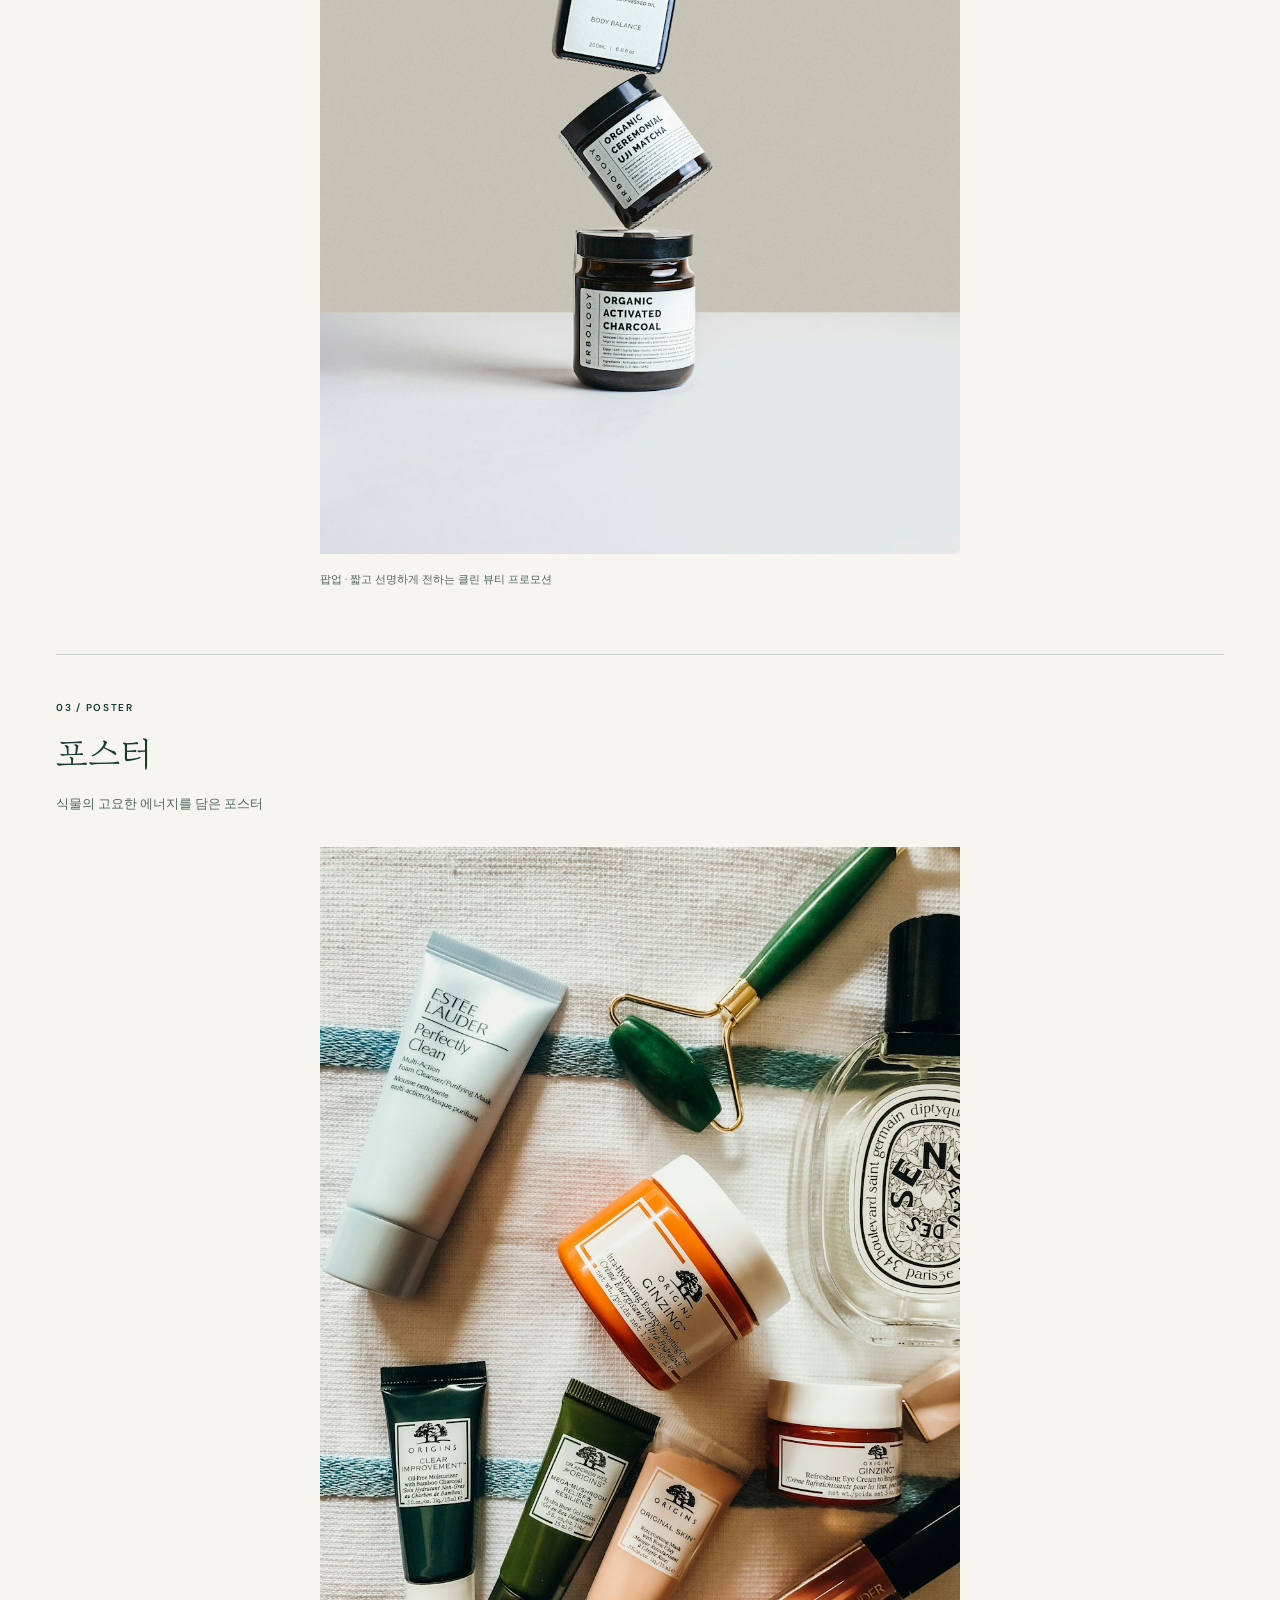
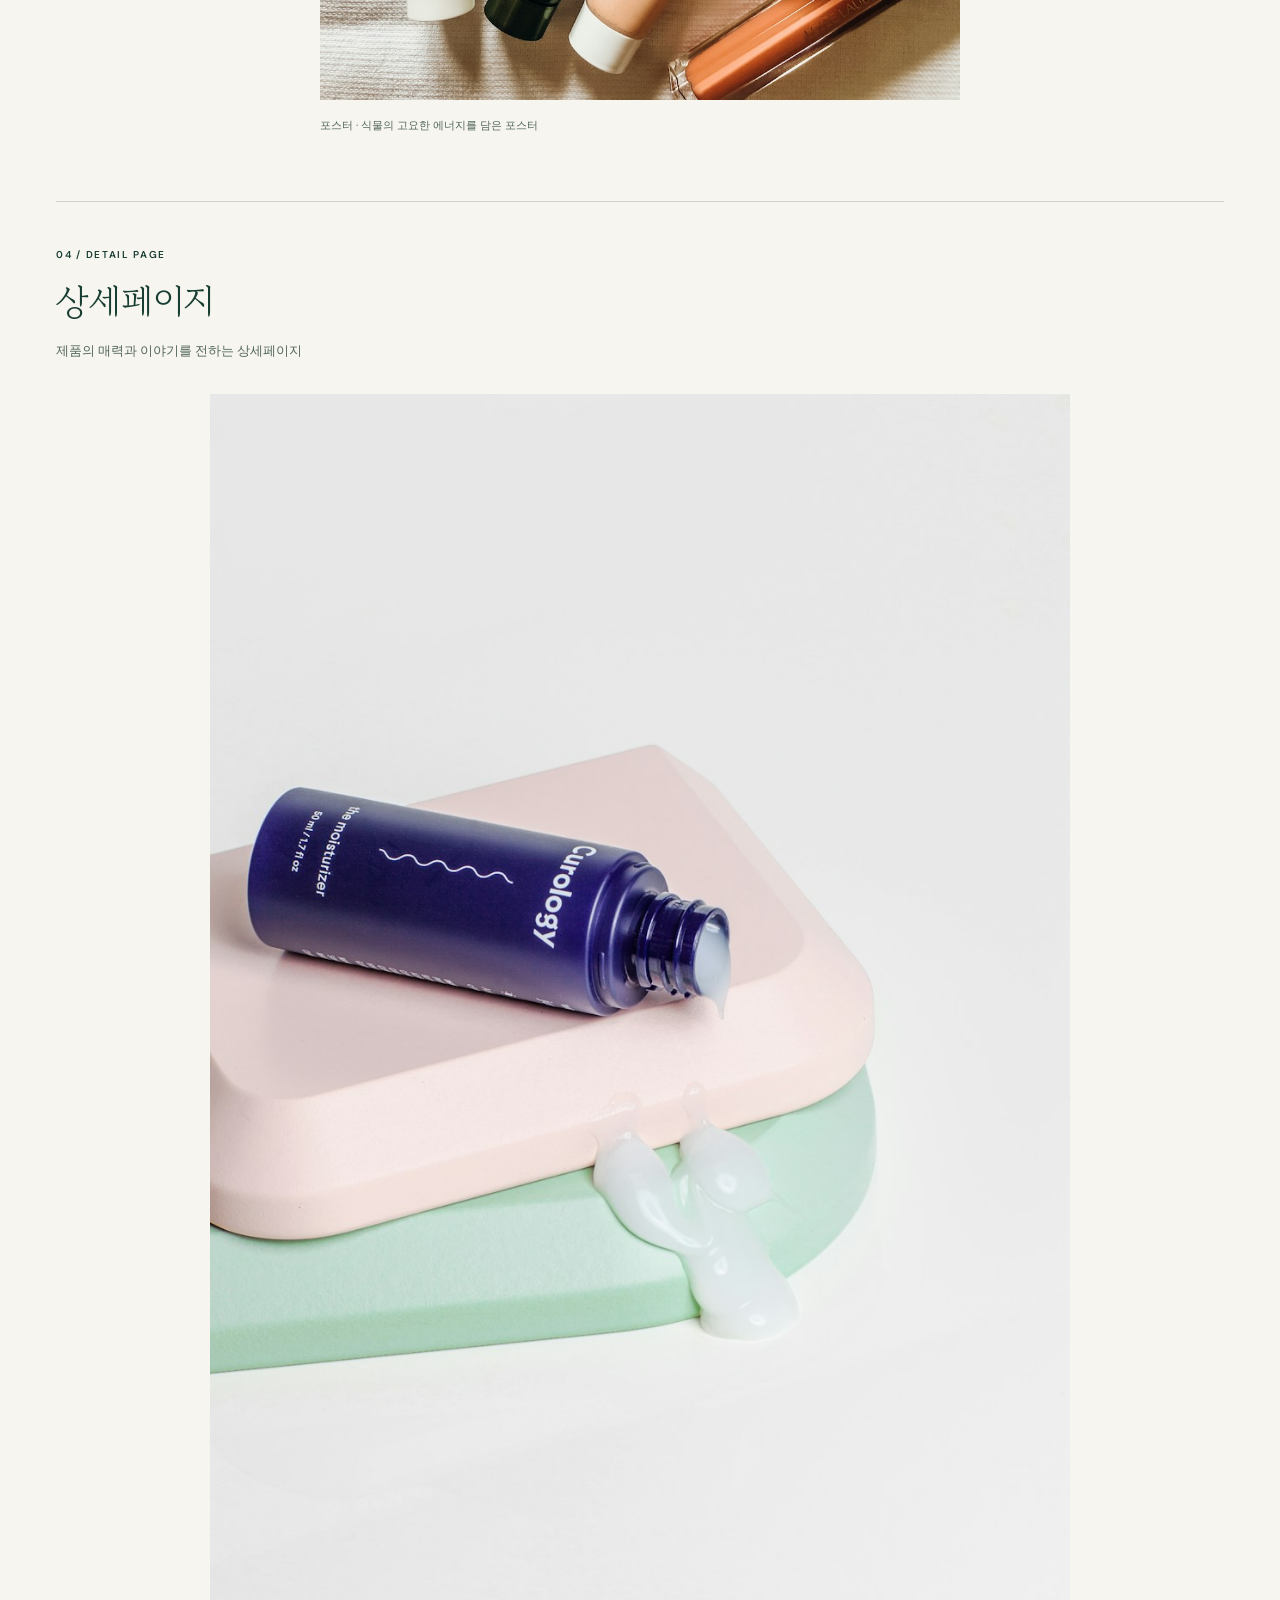
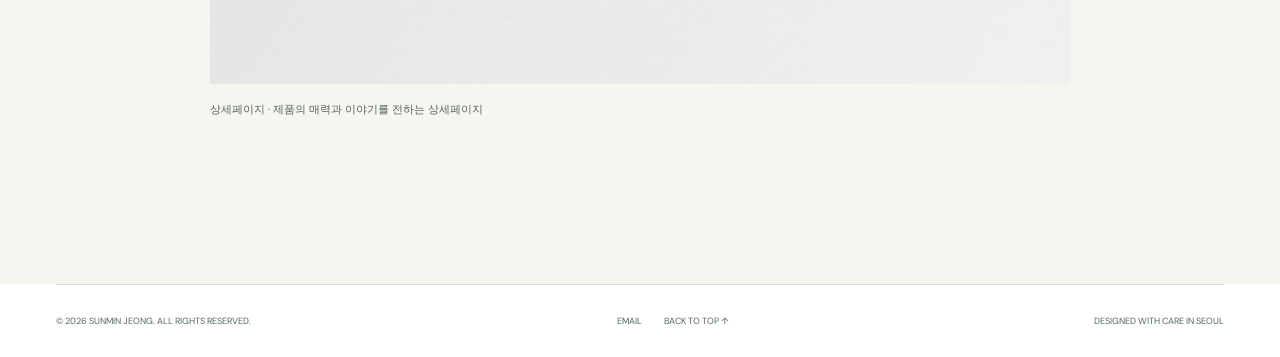
<file: works.html>
<!DOCTYPE html>
<html lang="ko">
<head>
    <meta charset="UTF-8">
    <meta name="viewport" content="width=device-width, initial-scale=1.0">
    <meta name="theme-color" content="#f6f5ef">
    <meta name="description" content="뷰티의 좋은 감각을 디자인하는 웹 디자이너 정선민의 포트폴리오">
    <title>작업물 모아보기 — 정선민</title>
    <link rel="icon" href="assets/favicon.svg" type="image/svg+xml">
    <link rel="icon" href="assets/favicon.ico" sizes="32x32">
    <link rel="apple-touch-icon" href="assets/apple-touch-icon.png">
    <link rel="canonical" href="https://dnzv2ffwwp-cmyk.github.io/beauty-sunmin/works.html">
    <meta property="og:type" content="website">
    <meta property="og:locale" content="ko_KR">
    <meta property="og:site_name" content="SUNMIN — Beauty Web Designer">
    <meta property="og:title" content="작업물 모아보기 — 정선민">
    <meta property="og:description" content="아름다움이 오래 머무는 뷰티 브랜드의 디지털 경험을 만드는 웹 디자이너 정선민의 포트폴리오">
    <meta property="og:url" content="https://dnzv2ffwwp-cmyk.github.io/beauty-sunmin/works.html">
    <meta property="og:image" content="https://dnzv2ffwwp-cmyk.github.io/beauty-sunmin/assets/images/og-main.png">
    <meta property="og:image:width" content="1440">
    <meta property="og:image:height" content="900">
    <meta property="og:image:type" content="image/png">
    <meta property="og:image:alt" content="Beauty, in bloom. — 정선민 포트폴리오 메인 화면">
    <meta name="twitter:card" content="summary_large_image">
    <meta name="twitter:title" content="작업물 모아보기 — 정선민">
    <meta name="twitter:description" content="뷰티 브랜드의 디지털 경험을 만드는 웹 디자이너 정선민의 포트폴리오">
    <meta name="twitter:image" content="https://dnzv2ffwwp-cmyk.github.io/beauty-sunmin/assets/images/og-main.png">
    <meta name="twitter:image:alt" content="Beauty, in bloom. — 정선민 포트폴리오 메인 화면">
    <link rel="preconnect" href="https://fonts.googleapis.com">
    <link rel="preconnect" href="https://fonts.gstatic.com" crossorigin>
    <link rel="stylesheet" href="fonts/fonts.css">
    <link rel="stylesheet" href="css/style.css">
</head>
<body>
    <header class="site-header">
        <div class="shell header-inner">
            <a class="wordmark" href="index.html#top" aria-label="정선민 포트폴리오 홈">SUN<span>MIN</span>.</a>
            <nav class="main-nav" id="main-nav" aria-label="주요 메뉴">
                <a href="index.html#about">About Me</a>
                <a href="index.html#work">Works</a>
                <a href="index.html#contact">Contact</a>
            </nav>
            <p class="availability">PROJECTS OPEN</p>
            <button class="menu-toggle" type="button" aria-label="메뉴 열기" aria-controls="main-nav" aria-expanded="false">
                <span></span><span></span>
            </button>
        </div>
    </header>

    <main id="top" class="gallery shell">
        <div class="gallery-heading">
            <a class="text-link" href="index.html#work">← 포트폴리오로 돌아가기</a>
            <p class="eyebrow">Selected design works</p>
            <h1>작업물 모아보기</h1>
            <p>배너, 팝업, 포스터, 상세페이지 작업을 한곳에서 살펴보세요</p>
        </div>
        <nav class="gallery-nav" aria-label="작업물 종류">
            <a href="process.html">디자인 과정 ↗</a>
            <a href="#banner">배너</a>
            <a href="#popup">팝업</a>
            <a href="#poster">포스터</a>
            <a href="#detail">상세페이지</a>
        </nav>
        <section class="gallery-section gallery-section--banner" id="banner" aria-labelledby="banner-title">
            <div class="gallery-section-heading">
                <p class="eyebrow">01 / Banner</p>
                <h2 id="banner-title">배너</h2>
                <p>가로 화면에 담은 스킨케어 캠페인</p>
            </div>
            <figure class="gallery-artwork">
                <img src="assets/images/morrow-skin.jpg" alt="가로 화면에 담은 스킨케어 캠페인" loading="lazy">
                <figcaption>배너 · 가로 화면에 담은 스킨케어 캠페인</figcaption>
            </figure>
        </section>
        <section class="gallery-section gallery-section--popup" id="popup" aria-labelledby="popup-title">
            <div class="gallery-section-heading">
                <p class="eyebrow">02 / Popup</p>
                <h2 id="popup-title">팝업</h2>
                <p>짧고 선명하게 전하는 클린 뷰티 프로모션</p>
            </div>
            <figure class="gallery-artwork">
                <img src="assets/images/dew-theory.jpg" alt="짧고 선명하게 전하는 클린 뷰티 프로모션" loading="lazy">
                <figcaption>팝업 · 짧고 선명하게 전하는 클린 뷰티 프로모션</figcaption>
            </figure>
        </section>
        <section class="gallery-section gallery-section--poster" id="poster" aria-labelledby="poster-title">
            <div class="gallery-section-heading">
                <p class="eyebrow">03 / Poster</p>
                <h2 id="poster-title">포스터</h2>
                <p>식물의 고요한 에너지를 담은 포스터</p>
            </div>
            <figure class="gallery-artwork">
                <img src="assets/images/still-botanics.jpg" alt="식물의 고요한 에너지를 담은 포스터" loading="lazy">
                <figcaption>포스터 · 식물의 고요한 에너지를 담은 포스터</figcaption>
            </figure>
        </section>
        <section class="gallery-section gallery-section--detail" id="detail" aria-labelledby="detail-title">
            <div class="gallery-section-heading">
                <p class="eyebrow">04 / Detail page</p>
                <h2 id="detail-title">상세페이지</h2>
                <p>제품의 매력과 이야기를 전하는 상세페이지</p>
            </div>
            <figure class="gallery-artwork">
                <img src="assets/images/sunday-ritual.jpg" alt="제품의 매력과 이야기를 전하는 상세페이지" loading="lazy">
                <figcaption>상세페이지 · 제품의 매력과 이야기를 전하는 상세페이지</figcaption>
            </figure>
        </section>
    </main>

    <footer class="site-footer">
        <div class="shell footer-inner">
            <span>© <span id="year"></span> SUNMIN JEONG. ALL RIGHTS RESERVED.</span>
            <div class="footer-links">
                <a href="mailto:hello@sunmin.design">EMAIL</a>
                <a href="#top">BACK TO TOP ↑</a>
            </div>
            <span>DESIGNED WITH CARE IN SEOUL</span>
        </div>
    </footer>

    <script src="js/main.js" defer></script>
</body>
</html>
</file>
<file: fonts/fonts.css>
@import url("https://fonts.googleapis.com/css2?family=DM+Sans:wght@400;500;600;700&family=Gowun+Batang:wght@400;700&family=Manrope:wght@400;500;600;700&display=swap");
</file>
<file: css/style.css>
:root {
            --paper: #f6f5ef;
            --ink: #173c32;
            --muted: #78827a;
            --line: rgba(23, 60, 50, .18);
            --serif: "Gowun Batang", Georgia, serif;
            --sans: "DM Sans", "Manrope", sans-serif;
        }

        * { box-sizing: border-box; }
        html { scroll-behavior: smooth; scroll-padding-top: 88px; }
        body {
            margin: 0;
            color: var(--ink);
            background: var(--paper);
            font-family: var(--sans);
            -webkit-font-smoothing: antialiased;
        }
        a { color: inherit; text-decoration: none; }
        button { color: inherit; font: inherit; }
        img { display: block; width: 100%; }
        .shell { width: min(1440px, calc(100% - 112px)); margin: 0 auto; }
        .eyebrow {
            margin: 0;
            font-size: 10px;
            font-weight: 600;
            letter-spacing: .17em;
            line-height: 1.5;
            text-transform: uppercase;
        }
        .site-header {
            position: sticky;
            z-index: 20;
            top: 0;
            border-bottom: 1px solid var(--line);
            background: rgba(246, 245, 239, .94);
            backdrop-filter: blur(14px);
        }
        .header-inner {
            display: flex;
            min-height: 78px;
            align-items: center;
            justify-content: space-between;
        }
        .wordmark {
            font-size: 19px;
            font-weight: 700;
            letter-spacing: -.08em;
        }
        .wordmark span { font-family: var(--serif); font-weight: 400; }
        .main-nav { display: flex; gap: 42px; align-items: center; }
        .main-nav a, .availability { font-size: 11px; }
        .main-nav a { transition: opacity .2s ease; }
        .main-nav a:hover { opacity: .55; }
        .availability { display: flex; align-items: center; gap: 9px; color: var(--muted); }
        .availability::before {
            width: 7px;
            height: 7px;
            border-radius: 50%;
            background: #759b6a;
            content: "";
        }
        .menu-toggle {
            display: none;
            width: 42px;
            height: 42px;
            padding: 11px;
            border: 0;
            background: transparent;
            cursor: pointer;
        }
        .menu-toggle span {
            display: block;
            height: 1px;
            margin: 5px 0;
            background: var(--ink);
            transition: transform .2s ease;
        }

        .hero { padding: 74px 0 90px; }
        .hero-topline {
            display: flex;
            justify-content: space-between;
            align-items: center;
            margin-bottom: 26px;
        }
        .hero-grid {
            display: grid;
            grid-template-columns: 1.03fr .97fr;
            min-height: 550px;
            align-items: center;
            gap: 5.5%;
        }
        .hero-copy { position: relative; z-index: 1; padding: 25px 0; }
        .hero h1 {
            margin: 0 0 25px -7px;
            font-family: var(--serif);
            font-size: clamp(72px, 10.1vw, 150px);
            font-weight: 400;
            letter-spacing: -.095em;
            line-height: .91;
        }
        .hero h1 span { display: block; }
        .hero h1 .indented { padding-left: 13%; }
        .hero-subcopy {
            max-width: 370px;
            margin: 35px 0 29px;
            color: #53675c;
            font-size: 13px;
            line-height: 1.9;
            word-break: keep-all;
        }
        .text-link {
            display: inline-flex;
            align-items: center;
            gap: 22px;
            padding-bottom: 8px;
            border-bottom: 1px solid var(--ink);
            font-size: 11px;
            font-weight: 600;
        }
        .text-link span { font-size: 16px; transition: transform .2s ease; }
        .text-link:hover span { transform: translate(4px, -2px); }
        .hero-visual {
            position: relative;
            min-height: 550px;
            overflow: hidden;
            background: #dce5d8;
        }
        .hero-visual img { height: 100%; min-height: 550px; object-fit: cover; }
        .image-note {
            position: absolute;
            right: 18px;
            bottom: 18px;
            padding: 12px 15px;
            background: var(--paper);
            font-family: var(--serif);
            font-size: 13px;
        }
        .hero-caption {
            display: flex;
            justify-content: space-between;
            margin-top: 17px;
            color: var(--muted);
            font-size: 9px;
            letter-spacing: .11em;
        }
        .ticker {
            overflow: hidden;
            border-top: 1px solid var(--line);
            border-bottom: 1px solid var(--line);
        }
        .ticker-track {
            display: flex;
            width: max-content;
            align-items: center;
            gap: 35px;
            padding: 22px 0;
            animation: drift 35s linear infinite;
        }
        .ticker-track span {
            font-family: var(--serif);
            font-size: 21px;
            letter-spacing: -.04em;
        }
        .ticker-track .dot { color: #9fae9d; font-family: var(--sans); font-size: 17px; }
        @keyframes drift { to { transform: translateX(-50%); } }

        .work { padding: 95px 0 135px; background: #e9ede5; }
        .section-heading {
            display: flex;
            justify-content: space-between;
            align-items: end;
            margin-bottom: 47px;
        }
        .section-heading h2 {
            margin: 10px 0 0;
            font-family: var(--serif);
            font-size: clamp(47px, 7vw, 90px);
            font-weight: 400;
            letter-spacing: -.075em;
            line-height: 1;
        }
        .section-heading > p { max-width: 230px; margin: 0 0 6px; color: var(--muted); font-size: 11px; line-height: 1.8; }
        .project-grid { display: grid; grid-template-columns: 1fr 1fr; gap: 76px 24px; }
        .project-card { min-width: 0; }
        .project-card--banner, .project-card--detail { grid-column: 1 / -1; }
        .project-card--detail { width: min(100%, 640px); justify-self: center; }
        .project-image {
            position: relative;
            display: block;
            overflow: hidden;
            background: #dce2d8;
            aspect-ratio: var(--project-ratio, 1);
        }
        .project-card--banner { --project-ratio: 3 / 1; }
        .project-card--popup { --project-ratio: 1 / 1; }
        .project-card--poster { --project-ratio: 210 / 297; }
        .project-card--detail { --project-ratio: 860 / 2400; }
        .project-card:nth-child(2) .project-image { background: #dfd7c7; }
        .project-card:nth-child(3) .project-image { background: #d5dfd9; }
        .project-card:nth-child(4) .project-image { background: #e1d7cf; }
        .project-image img { height: 100%; object-fit: contain; transition: transform .7s cubic-bezier(.2,.7,.2,1); }
        .project-card:hover .project-image img { transform: scale(1.035); }
        .project-number {
            position: absolute;
            top: 17px;
            left: 17px;
            padding: 9px 11px;
            background: var(--paper);
            font-size: 9px;
        }
        .project-info {
            display: flex;
            justify-content: space-between;
            align-items: start;
            gap: 15px;
            padding-top: 17px;
        }
        .project-info h3 { margin: 0 0 5px; font-family: var(--serif); font-size: 23px; font-weight: 400; letter-spacing: -.04em; }
        .project-info p { margin: 0; color: var(--muted); font-size: 10px; letter-spacing: .04em; }
        .project-type { padding-top: 5px; color: var(--muted); font-size: 9px; text-align: right; }

        .about { padding: 142px 0; }
        .about-grid { display: grid; grid-template-columns: minmax(0, .65fr) minmax(0, 1.35fr); gap: 8%; align-items: start; }
        .about-photo {
            position: relative;
            width: 100%;
            aspect-ratio: .83 / 1;
            overflow: hidden;
            background: #e3e1d8;
        }
        .about-photo img { height: 100%; object-fit: cover; }
        .about-photo-note { position: absolute; right: 0; bottom: 0; padding: 12px 15px; background: var(--paper); font-size: 9px; }
        .about-copy { min-width: 0; }
        .about-copy > .about-section-label { margin: 0 0 22px; color: var(--ink); }
        .about-copy h2 {
            max-width: 760px;
            margin: 24px 0 30px;
            font-family: var(--serif);
            font-size: clamp(39px, 5.2vw, 68px);
            font-weight: 400;
            letter-spacing: -.07em;
            line-height: 1.23;
            word-break: keep-all;
        }
        .about-copy > p { max-width: 620px; color: var(--muted); font-size: 12px; line-height: 2; word-break: keep-all; }
        .skills-title { margin: 30px 0 14px; font-size: 14px; font-weight: 500; letter-spacing: .02em; }
        .services { display: grid; grid-template-columns: repeat(2, minmax(0, 1fr)); gap: 0 24px; margin: 0; padding: 0; list-style: none; }
        .service-item { display: flex; align-items: start; gap: 12px; padding: 20px 0; border-top: 1px solid var(--line); }
        .service-icon { width: 26px; height: 26px; flex: 0 0 auto; }
        .service-item h4 { margin: 2px 0 7px; font-size: 12px; font-weight: 500; line-height: 1.5; }
        .service-item p { margin: 0; color: #53675c; font-size: 11px; line-height: 1.8; word-break: keep-all; }
        .about-link { margin-top: 29px; }

        .contact { padding: 100px 0 90px; color: var(--ink); background: #fff; }
        .contact-inner { display: grid; grid-template-columns: 1fr 1.05fr; align-items: center; gap: 6%; }
        .contact-statement .eyebrow { margin-bottom: 28px; }
        .contact h2 { margin: 0; font-family: var(--sans); font-size: clamp(27px, 2.9vw, 43px); font-weight: 600; letter-spacing: -.055em; line-height: 1.65; word-break: keep-all; }
        .contact-directory { position: relative; padding: 12px 65px; }
        .contact-menu { display: grid; grid-template-columns: 1fr 1fr; gap: 52px 30px; }
        .contact-menu-group { display: flex; flex-direction: column; align-items: start; gap: 17px; min-width: 0; }
        .contact-menu-group h3 { margin: 0 0 13px; font-size: clamp(16px, 1.5vw, 22px); font-weight: 600; letter-spacing: -.035em; }
        .contact-menu-group a { font-size: 14px; font-weight: 500; line-height: 1.5; }
        .contact-menu-group a:hover { text-decoration: underline; text-underline-offset: 5px; }
        .contact-menu-group--email { grid-column: 1 / -1; }
        .contact-menu-group--email a { overflow-wrap: anywhere; }
        .contact-menu-group p { margin: 0; font-size: 11px; line-height: 1.8; color: #53675c; word-break: keep-all; }
        .contact-bracket { position: absolute; top: 8%; height: 84%; width: 45px; overflow: visible; pointer-events: none; }
        .contact-bracket--left { left: 12px; }
        .contact-bracket--right { right: 12px; transform: scaleX(-1); }
        .site-footer { color: var(--ink); background: #fff; }
        .footer-inner {
            display: flex;
            min-height: 73px;
            justify-content: space-between;
            align-items: center;
            border-top: 1px solid var(--line);
            color: #53675c;
            font-size: 9px;
        }
        .footer-links { display: flex; gap: 22px; }
        .footer-links a:hover { color: var(--ink); }
        .reveal { opacity: 0; transform: translateY(22px); transition: opacity .7s ease, transform .7s ease; }
        .reveal.is-visible { opacity: 1; transform: translateY(0); }

        @media (prefers-reduced-motion: reduce) {
            *, *::before, *::after { scroll-behavior: auto !important; animation-duration: .01ms !important; transition-duration: .01ms !important; }
            .reveal { opacity: 1; transform: none; }
        }
        @media (max-width: 800px) {
            .shell { width: min(100% - 48px, 620px); }
            .header-inner { min-height: 68px; }
            .menu-toggle { display: block; }
            .availability { display: none; }
            .main-nav {
                position: absolute;
                top: 68px;
                right: 0;
                left: 0;
                display: none;
                align-items: stretch;
                gap: 0;
                padding: 10px 24px 21px;
                border-bottom: 1px solid var(--line);
                background: var(--paper);
            }
            .main-nav.is-open { display: flex; flex-direction: column; }
            .main-nav a { padding: 13px 0; border-top: 1px solid var(--line); font-size: 13px; }
            .menu-toggle[aria-expanded="true"] span:first-child { transform: translateY(3px) rotate(45deg); }
            .menu-toggle[aria-expanded="true"] span:last-child { transform: translateY(-3px) rotate(-45deg); }
            .hero { padding: 49px 0 65px; }
            .hero-grid { grid-template-columns: 1fr; gap: 30px; }
            .hero h1 { font-size: clamp(76px, 17vw, 130px); }
            .hero-copy { padding: 5px 0 0; }
            .hero-subcopy { margin-top: 24px; }
            .hero-visual, .hero-visual img { min-height: 0; height: auto; aspect-ratio: .93 / 1; }
            .work { padding: 75px 0 90px; }
            .section-heading { align-items: start; flex-direction: column; gap: 15px; margin-bottom: 31px; }
            .section-heading > p { max-width: 330px; }
            .project-grid { gap: 48px 16px; }
            .project-info { flex-direction: column; gap: 8px; }
            .project-type { text-align: left; }
            .about { padding: 92px 0; }
            .about-grid { grid-template-columns: 1fr; gap: 42px; }
            .about-photo { width: 65%; max-width: 320px; }
            .about-copy { padding-top: 0; }
            .contact { padding: 82px 0 70px; }
            .contact-inner { grid-template-columns: 1fr; gap: 55px; }
        }
        @media (max-width: 520px) {
            .shell { width: calc(100% - 40px); }
            .hero-topline { margin-bottom: 18px; }
            .hero h1 { margin-left: -4px; font-size: clamp(71px, 18vw, 95px); }
            .hero h1 .indented { padding-left: 9%; }
            .hero-subcopy { max-width: 320px; font-size: 12px; }
            .hero-caption { font-size: 8px; }
            .services { grid-template-columns: 1fr; }
            .project-grid { grid-template-columns: 1fr; gap: 34px; }
            .project-info { flex-direction: row; }
            .project-type { text-align: right; }
            .about-photo { width: 65%; }
            .about-copy h2 { font-size: 42px; }
            .contact-directory { padding: 8px 36px; }
            .contact-menu { gap: 40px 18px; }
            .contact-bracket { width: 25px; }
            .contact-bracket--left { left: 5px; }
            .contact-bracket--right { right: 5px; }
            .contact-menu-group a { font-size: 12px; }
            .footer-inner { min-height: 90px; flex-wrap: wrap; gap: 12px; padding: 18px 0; }
        }

        .project-link { display: block; }
        .project-link:focus-visible { outline: 2px solid var(--ink); outline-offset: 6px; }
        .gallery { padding-top: 70px; padding-bottom: 100px; }
        .gallery-heading .text-link { margin-bottom: 50px; }
        .gallery-heading h1 { margin: 15px 0 20px; font-family: var(--serif); font-size: clamp(36px, 6vw, 76px); font-weight: 400; letter-spacing: -.06em; }
        .gallery-heading > p:last-child, .gallery-section-heading > p:last-child { color: #53675c; font-size: 13px; line-height: 1.9; word-break: keep-all; }
        .gallery-nav { display: flex; flex-wrap: wrap; gap: 12px; margin: 35px 0 60px; }
        .gallery-nav a { padding: 12px 20px; border: 1px solid var(--line); border-radius: 30px; font-size: 12px; }
        .gallery-nav a:hover, .gallery-nav a:focus-visible { color: var(--paper); background: var(--ink); }
        .gallery-section { padding: 45px 0 65px; border-top: 1px solid var(--line); }
        .gallery-section h2 { margin: 12px 0; font-family: var(--serif); font-size: 36px; font-weight: 400; }
        .gallery-artwork { margin: 30px auto 0; }
        .gallery-artwork img { height: auto; }
        .gallery-section--popup .gallery-artwork, .gallery-section--poster .gallery-artwork { max-width: 640px; }
        .gallery-section--detail .gallery-artwork { max-width: 860px; }
        .gallery-artwork figcaption { margin-top: 16px; color: #53675c; font-size: 11px; line-height: 1.8; }
        @media (max-width: 800px) {
            .gallery { padding-top: 45px; padding-bottom: 65px; }
            .gallery-section { padding-bottom: 45px; }
        }

        /* Horizontal portfolio cards. */
        .work .section-heading { align-items: end; gap: 30px; }
        .work .section-heading h2 { font-size: clamp(38px, 5.3vw, 76px); line-height: 1.15; }
        .work .section-heading h2 span { font-style: italic; color: #617765; }
        .work .section-heading > p { flex: 0 0 230px; }
        .work-carousel { position: relative; margin-top: 0; }
        .work .project-grid { display: flex; overflow-x: auto; gap: 20px; scroll-snap-type: x mandatory; scrollbar-width: none; padding: 0; }
        .work .project-card { flex: 0 0 calc((100% - 40px) / 3); width: auto; scroll-snap-align: start; background: #ebeae5; border-radius: 12px; overflow: hidden; }
        .work .project-link { display: flex; flex-direction: column; height: 100%; }
        .work .project-image { aspect-ratio: 4 / 5; display: grid; place-items: center; background: transparent; padding: 70px 36px 36px; }
        .work .project-grid::-webkit-scrollbar { display: none; }
        .work .project-image img { width: 100%; height: 100%; min-height: 0; object-fit: contain; aspect-ratio: var(--project-ratio); }
        .work .project-info { display: block; padding: 24px 30px 38px; flex: 1; }
        .work .project-info h3 { font-family: var(--sans); font-size: 23px; font-weight: 500; }
        .work .project-info p { line-height: 1.8; margin-top: 9px; word-break: keep-all; }
        .work .project-type { display: block; margin-top: 16px; text-align: left; font-size: 9px; }
        .work .project-number { top: 12px; left: 12px; background: transparent; padding: 0; }
        .work-carousel-controls { display: flex; justify-content: space-between; align-items: center; gap: 20px; margin-top: 20px; }
        .work-carousel-controls > div { position: absolute; top: 43%; left: 18px; right: 18px; display: flex; justify-content: space-between; pointer-events: none; }
        .work-carousel-controls button { width: 48px; height: 48px; border: 0; border-radius: 50%; background: rgba(255,255,255,.94); cursor: pointer; pointer-events: auto; font-size: 24px; }
        .work-carousel-controls button:hover { background: var(--ink); color: var(--paper); }
        .work-carousel-controls button:disabled { opacity: .45; cursor: default; }
        @media (max-width: 1100px) {
            .work .project-card { flex-basis: calc((100% - 40px) / 3); }
        }
        @media (max-width: 800px) {
            .work .section-heading { align-items: start; }
            .work .section-heading > p { flex-basis: auto; }
            .work .project-grid { gap: 16px; }
            .work .project-card { flex-basis: 82%; }
            .work .project-image { padding: 55px 30px 26px; }
            .work .project-info { padding: 20px 24px 30px; }
            .work-carousel-controls > div { left: 8px; right: 8px; }
            .work-carousel { position: relative; margin-top: 0; }
        }

        /* The wide banner sits above the three portrait cards. */
        .work .shell > .project-card--banner { width: 100%; margin: 0 0 40px; border-radius: 0; background: transparent; }
        .work .shell > .project-card--banner .project-image { aspect-ratio: 3 / 1; display: block; padding: 0; border-radius: 12px; background: #dce2d8; }
        .work .shell > .project-card--banner .project-image img { width: 100%; height: 100%; object-fit: contain; }
        .work .shell > .project-card--banner .project-info { padding: 18px 0 0; }
        .work .shell > .project-card--banner .project-number { top: 17px; left: 17px; padding: 9px 11px; background: var(--paper); }
        @media (max-width: 800px) {
            .work .shell > .project-card--banner { margin-bottom: 28px; }
        }

        .process { padding-top: 60px; padding-bottom: 100px; }
        .process-hero { padding-bottom: 65px; }
        .process-hero > .text-link { margin-bottom: 65px; }
        .process-hero h1 { margin: 22px 0 28px; font-family: var(--serif); font-size: clamp(48px, 7.5vw, 104px); font-weight: 400; letter-spacing: -.06em; line-height: 1.2; }
        .process-hero h1 em { color: #617765; font-style: normal; }
        .process-lead { color: #53675c; font-size: 15px; line-height: 2; word-break: keep-all; }
        .process-meta { display: flex; flex-wrap: wrap; gap: 25px 70px; margin: 38px 0 0; }
        .process-meta dt { font-size: 10px; letter-spacing: .12em; margin-bottom: 12px; }
        .process-meta dd { margin: 0; font-size: 12px; line-height: 1.8; }
        .process-nav { display: grid; grid-template-columns: repeat(4, minmax(0, 1fr)); border-top: 1px solid var(--line); border-bottom: 1px solid var(--line); }
        .process-nav a { display: flex; flex-direction: column; gap: 16px; padding: 28px 20px; border-right: 1px solid var(--line); }
        .process-nav a:last-child { border-right: 0; }
        .process-nav a:hover { background: #e9ede5; }
        .process-nav span { color: #617765; font-size: 12px; }
        .process-nav strong { font-size: 20px; font-weight: 500; }
        .process-nav small { font-size: 11px; line-height: 1.8; word-break: keep-all; }
        .process-step { display: grid; grid-template-columns: .75fr 2fr; gap: 8%; padding: 95px 0; border-bottom: 1px solid var(--line); }
        .process-number { display: block; margin-bottom: 25px; color: #879688; font-family: var(--serif); font-size: 64px; line-height: 1; }
        .process-step-heading h2 { font-family: var(--serif); font-size: 32px; font-weight: 400; letter-spacing: -.05em; margin: 16px 0; }
        .process-step-heading > p:last-child { color: #53675c; font-size: 12px; line-height: 1.9; word-break: keep-all; }
        .process-step-body { min-width: 0; }
        .process-step-body h3 { margin: 0 0 24px; font-size: clamp(23px, 2.5vw, 34px); font-weight: 500; letter-spacing: -.04em; line-height: 1.5; word-break: keep-all; }
        .process-step-body p { font-size: 13px; line-height: 2; color: #53675c; word-break: keep-all; }
        .process-step-body h4 { margin: 0 0 12px; font-size: 16px; font-weight: 500; line-height: 1.7; }
        .process-facts { margin: 30px 0; }
        .process-facts > div { display: grid; grid-template-columns: 100px 1fr; gap: 20px; padding: 20px 0; border-top: 1px solid var(--line); font-size: 13px; line-height: 1.9; }
        .process-facts dd { margin: 0; color: #53675c; word-break: keep-all; }
        .process-note { margin: 30px 0; padding: 26px; background: #e9ede5; border-left: 2px solid #617765; }
        .process-note p { margin-bottom: 0; }
        .process-flow { display: grid; grid-template-columns: repeat(3, minmax(0, 1fr)); gap: 12px; list-style: none; padding: 0; margin: 30px 0; }
        .process-flow li { padding: 22px 16px; border: 1px solid var(--line); font-family: var(--serif); font-size: 20px; }
        .process-flow span { display: block; margin-top: 12px; font-family: var(--sans); font-size: 11px; line-height: 1.8; color: #53675c; word-break: keep-all; }
        .process-pair { display: grid; grid-template-columns: 1fr 1fr; gap: 32px; margin: 35px 0; }
        .process-comparison { padding: 24px; border: 1px solid var(--line); }
        .process-comparison > div { display: grid; grid-template-columns: 90px 1fr; gap: 20px; align-items: baseline; }
        .process-comparison span { font-size: 12px; }
        .process-comparison p { margin: 8px 0; }
        .process-preview { margin: 30px 0; }
        .process-preview img { border: 1px solid var(--line); border-radius: 10px; }
        .process-preview figcaption { margin-top: 14px; font-size: 11px; color: #53675c; }
        .process-review article { padding: 24px 0; border-top: 1px solid var(--line); }
        .process-review h4 { margin-top: 14px; }
        .process-end { padding: 75px 0 0; text-align: center; }
        .process-end p { font-family: var(--serif); font-size: clamp(26px, 3vw, 40px); letter-spacing: -.04em; line-height: 1.6; }
        @media (max-width: 800px) {
            .process { padding-top: 35px; padding-bottom: 65px; }
            .process-nav { grid-template-columns: 1fr 1fr; }
            .process-nav a:nth-child(2) { border-right: 0; }
            .process-nav a:nth-child(-n+2) { border-bottom: 1px solid var(--line); }
            .process-step { grid-template-columns: 1fr; gap: 30px; padding: 60px 0; }
            .process-number { font-size: 48px; }
            .work-carousel-controls { flex-wrap: wrap; }
        }
        @media (max-width: 520px) {
            .process-pair, .process-flow { grid-template-columns: 1fr; }
            .process-facts > div { grid-template-columns: 1fr; gap: 8px; }
            .process-nav a { padding: 22px 12px; }
            .process-nav strong { font-size: 17px; }
            .process-comparison > div { grid-template-columns: 1fr; gap: 0; margin-top: 16px; }
        }
</file>
